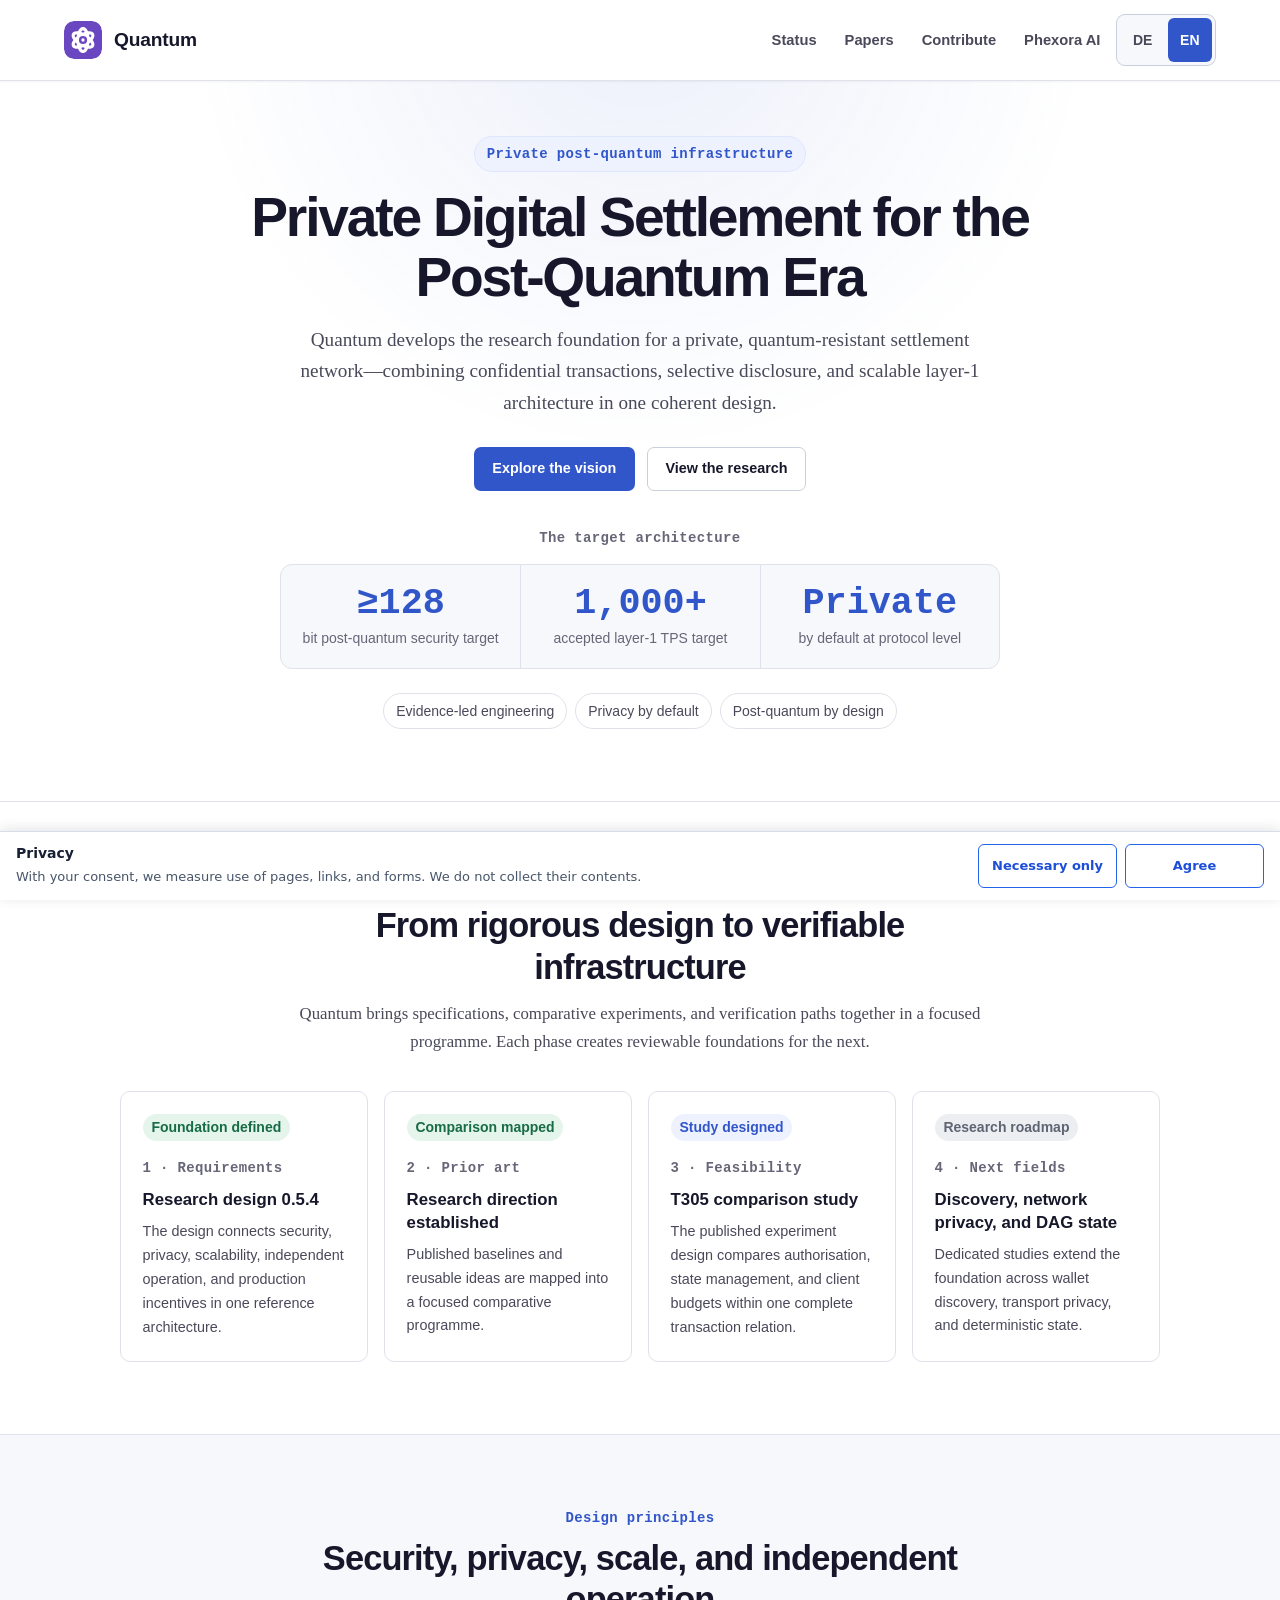
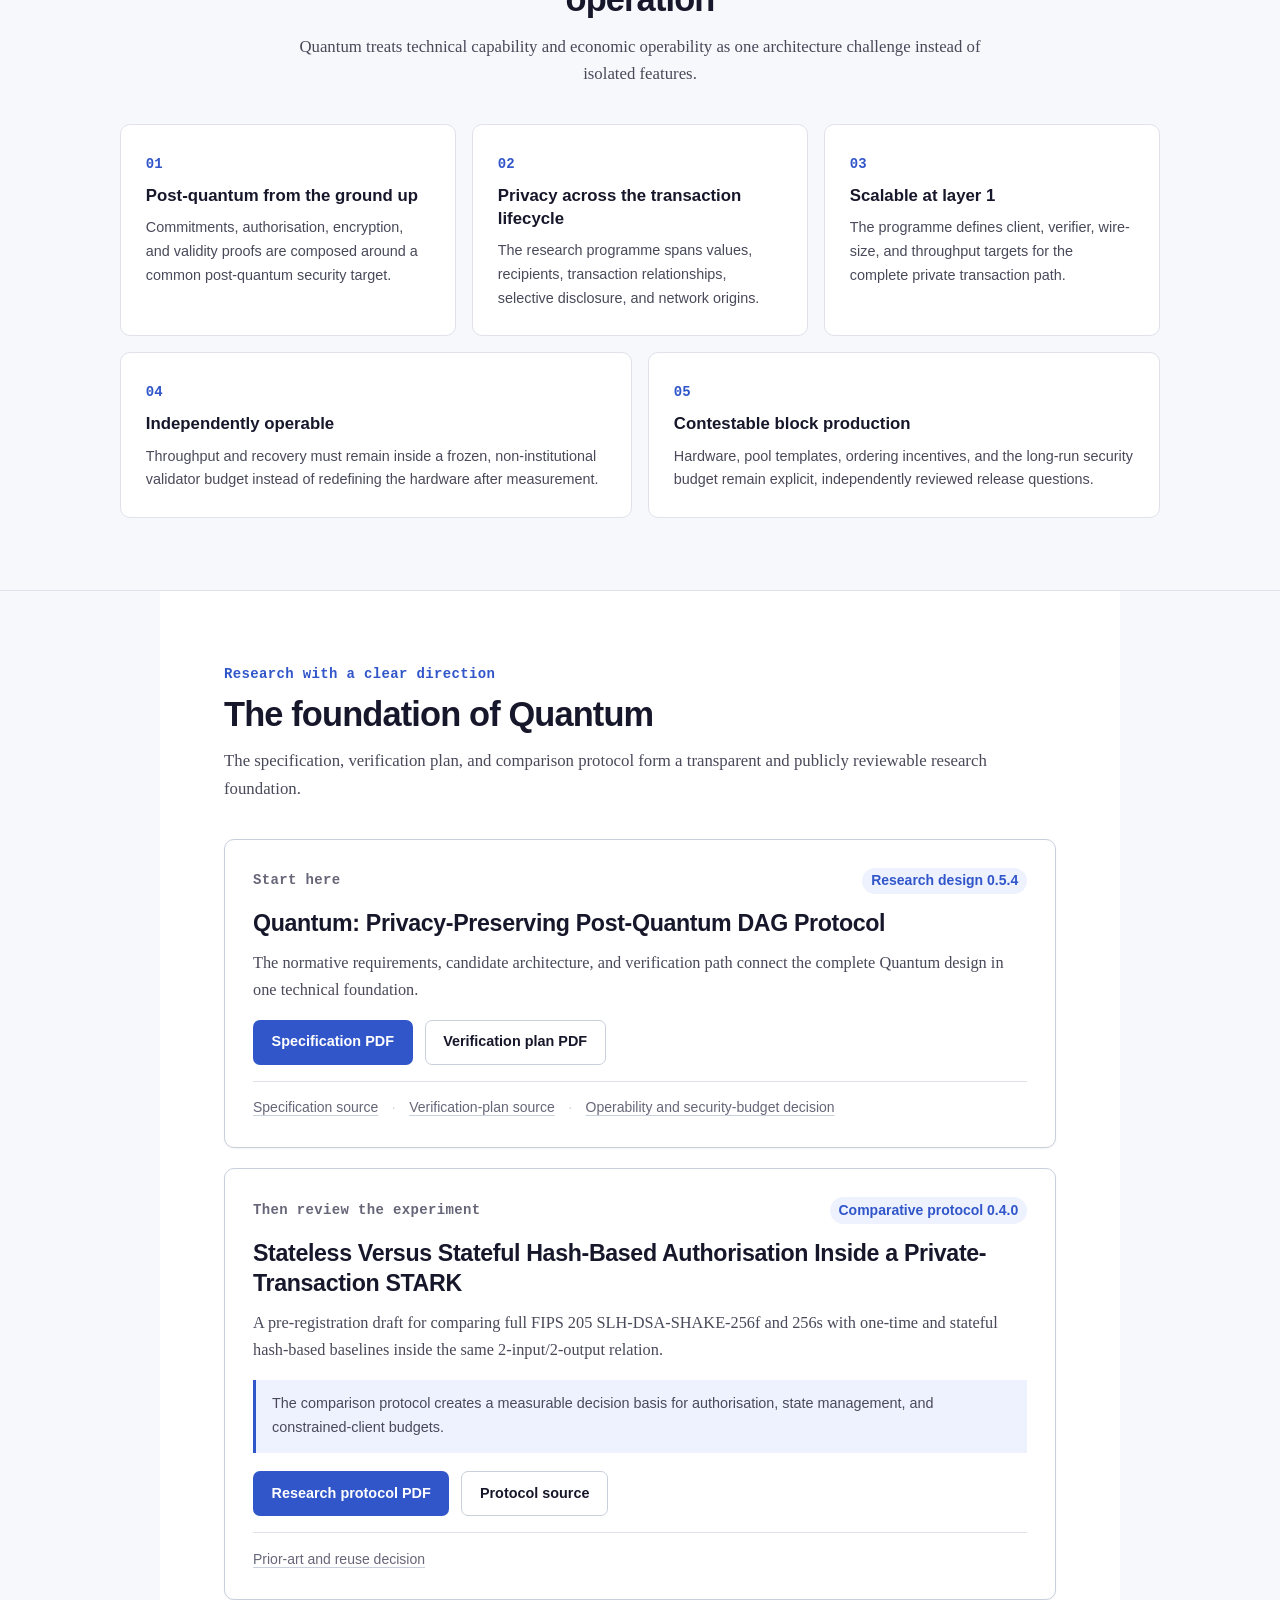
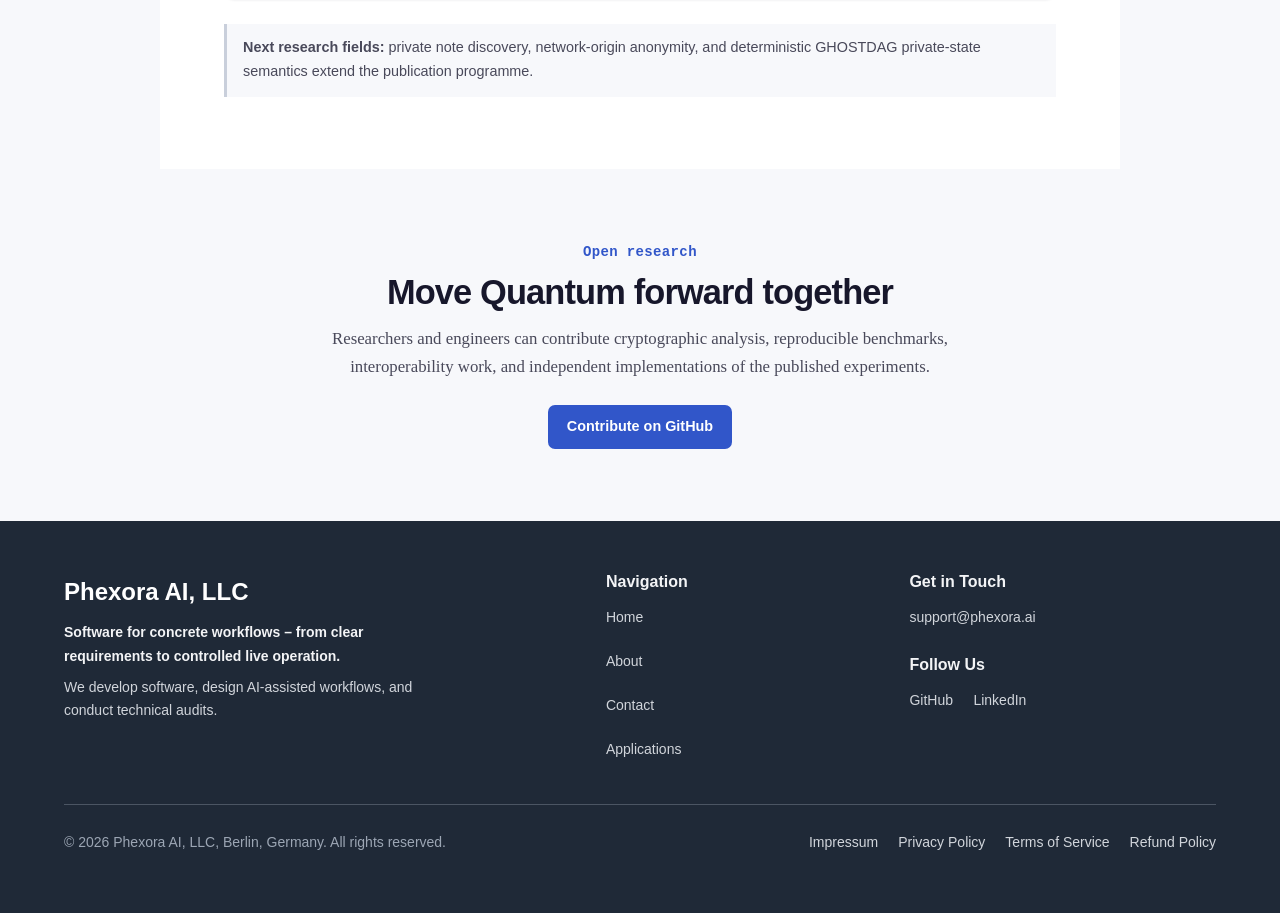
<file: index.html>
<!DOCTYPE html>
<html lang="en">
<head>
    <meta charset="UTF-8">
    <meta name="viewport" content="width=device-width, initial-scale=1.0">
    <meta name="description" content="Quantum develops the research foundation for private, post-quantum digital settlement with protocol-level privacy and scalable layer-1 architecture." data-i18n-content="home.metaDescription">
    <meta name="keywords" content="post-quantum, cryptography, zero-knowledge, privacy, STARK, GHOSTDAG">
    <meta name="author" content="Phexora AI">
    <title data-i18n="home.metaTitle">Quantum | Private Settlement for the Post-Quantum Era</title>
    <link rel="stylesheet" href="assets/css/style.css">
    <link rel="icon" type="image/svg+xml" href="assets/images/favicon.svg">
    <script src="assets/js/site-i18n.js" defer></script>
<script data-phexora-site-analytics="fc176b863055461690a4295c0f5f9d89">(function(){
const c={"endpoint":"https://phexorasitebuilder.phexora.ai/api/website-integrations/events","siteId":"fc176b863055461690a4295c0f5f9d89","trackingKey":"2e312d2f5462689ae85f721354bc5e1feb1964d117fce1aa24e7ab45f58d84e2"};
const consentKey='phexora-cookie-consent';
const sessionKey='phexora-website-session';
const attributionKey='phexora-website-attribution';
const attributionFields=['campaign','experiment_id','fbclid','gclid','msclkid','utm_campaign','utm_content','utm_medium','utm_source','utm_term'];
const consentVersion='1.0';
const externalConsentOwner=()=>typeof window.PHEXORA_ANALYTICS_ALLOWED==='boolean';
const exactKeys=(value,expected)=>Object.keys(value).sort().join(',')===expected;
const readStoredConsent=()=>{
  try{
    const raw=localStorage.getItem(consentKey);
    if(!raw)return null;
    const record=JSON.parse(raw);
    const preferences=record&&record.preferences;
    const valid=record&&typeof record==='object'&&!Array.isArray(record)
      &&exactKeys(record,'preferences,timestamp,version')
      &&record.version===consentVersion
      &&typeof record.timestamp==='string'&&!Number.isNaN(Date.parse(record.timestamp))
      &&preferences&&typeof preferences==='object'&&!Array.isArray(preferences)
      &&exactKeys(preferences,'analytics,functional,marketing,necessary')
      &&preferences.necessary===true
      &&['analytics','functional','marketing','necessary'].every(key=>typeof preferences[key]==='boolean');
    if(valid)return preferences.analytics;
    localStorage.removeItem(consentKey);
  }catch(error){return null}
  return null;
};
const allowed=()=>externalConsentOwner()?window.PHEXORA_ANALYTICS_ALLOWED===true:readStoredConsent()===true;
const id=()=>crypto.randomUUID?crypto.randomUUID():Date.now()+'-'+Math.random().toString(16).slice(2);
let memorySession='';
let memoryAttribution=null;
const session=()=>{
  if(memorySession)return memorySession;
  try{memorySession=sessionStorage.getItem(sessionKey)||''}catch(error){memorySession=''}
  if(!memorySession){
    memorySession=id();
    try{sessionStorage.setItem(sessionKey,memorySession)}catch(error){}
  }
  return memorySession;
};
const clearSession=()=>{
  memorySession='';
  memoryAttribution=null;
  try{sessionStorage.removeItem(sessionKey);sessionStorage.removeItem(attributionKey)}catch(error){}
};
const sessionAttribution=()=>{
  if(memoryAttribution!==null)return memoryAttribution;
  let stored={};
  try{
    const raw=sessionStorage.getItem(attributionKey);
    const parsed=raw?JSON.parse(raw):{};
    const valid=parsed&&typeof parsed==='object'&&!Array.isArray(parsed)
      &&Object.keys(parsed).every(key=>attributionFields.includes(key)&&typeof parsed[key]==='string'&&parsed[key].length>0&&parsed[key].length<=200);
    if(valid)stored=parsed;else sessionStorage.removeItem(attributionKey);
  }catch(error){stored={}}
  if(Object.keys(stored).length===0){
    const params=new URLSearchParams(location.search);
    const current={};
    attributionFields.forEach(key=>{
      const value=(params.get(key)||'').trim().slice(0,200);
      if(value)current[key]=value;
    });
    if(Object.keys(current).length>0){
      stored=current;
      try{sessionStorage.setItem(attributionKey,JSON.stringify(stored))}catch(error){}
    }
  }
  memoryAttribution=stored;
  return stored;
};
const eventAttribution=additional=>Object.assign({},sessionAttribution(),additional||{});
window.phexoraTrack=function(type,properties,additionalAttribution){
  if(!allowed())return false;
  fetch(c.endpoint,{method:'POST',mode:'no-cors',headers:{'Content-Type':'text/plain;charset=UTF-8'},body:JSON.stringify({site_id:c.siteId,tracking_key:c.trackingKey,event_id:id(),event_type:type,occurred_at:new Date().toISOString(),session_id:session(),page_url:location.href,referrer:document.referrer||'',attribution:eventAttribution(additionalAttribution),properties:properties||{}}),keepalive:true});
  return true;
};
let pageTracked=false;
const start=()=>{if(!pageTracked&&window.phexoraTrack('page_view',{}))pageTracked=true};
const labels=String(document.documentElement.lang||'').toLowerCase().startsWith('de')?{
  title:'Datenschutz',
  text:'Mit deiner Zustimmung messen wir die Nutzung von Seiten, Links und Formularen. Inhalte werden nicht erfasst.',
  reject:'Nur notwendige',
  accept:'Zustimmen',
  settings:'Cookie-Einstellungen',
  storageError:'Die Auswahl konnte nicht gespeichert werden. Analytics bleibt deaktiviert.'
}:{
  title:'Privacy',
  text:'With your consent, we measure use of pages, links, and forms. We do not collect their contents.',
  reject:'Necessary only',
  accept:'Agree',
  settings:'Cookie settings',
  storageError:'Your choice could not be saved. Analytics remains disabled.'
};
const elementId=value=>`phexora-${value}-${c.siteId}`;
const removeElement=value=>document.getElementById(elementId(value))?.remove();
const ensureStyles=()=>{
  if(document.getElementById(elementId('consent-style')))return;
  const style=document.createElement('style');
  style.id=elementId('consent-style');
  style.textContent='.phexora-consent{position:fixed;z-index:2147483647;font-family:system-ui,-apple-system,BlinkMacSystemFont,"Segoe UI",sans-serif;color:#172033}.phexora-consent-banner{left:0;right:0;bottom:0;padding:10px 16px;border-top:1px solid #d7deea;background:#fff;box-shadow:0 -2px 12px rgba(15,23,42,.12)}.phexora-consent-content{max-width:1280px;margin:0 auto;display:flex;align-items:center;justify-content:space-between;gap:18px}.phexora-consent-copy{min-width:0}.phexora-consent-title{display:block;margin:0 0 3px;font-size:14px}.phexora-consent-text{margin:0;font-size:13px;line-height:1.4;color:#475569}.phexora-consent-actions{display:grid;grid-template-columns:1fr 1fr;gap:8px;flex:0 0 auto}.phexora-consent button{min-height:44px;padding:8px 13px;border:1px solid #2563eb;border-radius:6px;background:#fff;color:#1d4ed8;font:inherit;font-size:13px;font-weight:600;cursor:pointer}.phexora-consent button:hover{background:#eff6ff}.phexora-consent-accept,.phexora-consent-reject{min-width:132px}.phexora-consent-status{margin:4px 0 0;color:#b91c1c;font-size:12px}.phexora-consent-settings{position:static!important;min-height:24px!important;padding:0!important;margin:0 0 0 10px!important;border:0!important;background:transparent!important;color:inherit!important;box-shadow:none!important;font-size:inherit!important;font-weight:inherit!important;text-decoration:underline}.phexora-consent-settings:hover{background:transparent!important;text-decoration:none}@media(max-width:700px){.phexora-consent-banner{max-height:45vh;overflow-y:auto;padding:9px 10px}.phexora-consent-content{display:block}.phexora-consent-title{display:none}.phexora-consent-text{font-size:12px;line-height:1.35}.phexora-consent-actions{margin-top:8px}.phexora-consent-actions button{width:100%;min-width:0;padding:7px 8px}}';
  document.head.appendChild(style);
};
const consentRecord=analytics=>({preferences:{necessary:true,functional:false,analytics,marketing:false},timestamp:new Date().toISOString(),version:consentVersion});
const renderSettingsButton=()=>{
  if(externalConsentOwner()||document.getElementById(elementId('consent-settings')))return;
  ensureStyles();
  const button=document.createElement('button');
  button.id=elementId('consent-settings');
  button.type='button';
  button.className='phexora-consent phexora-consent-settings';
  button.textContent=labels.settings;
  button.addEventListener('click',()=>{button.remove();renderBanner()});
  const settingsHost=document.querySelector('.footer-legal-links, footer .legal:last-of-type, footer')||document.body;
  settingsHost.appendChild(button);
};
const saveConsent=(analytics,status)=>{
  const record=consentRecord(analytics);
  try{localStorage.setItem(consentKey,JSON.stringify(record))}catch(error){status.textContent=labels.storageError;return false}
  if(!analytics)clearSession();
  window.dispatchEvent(new CustomEvent('cookieConsentUpdated',{detail:record}));
  removeElement('consent-banner');
  renderSettingsButton();
  return true;
};
function renderBanner(){
  if(externalConsentOwner()||document.getElementById(elementId('consent-banner')))return;
  ensureStyles();
  const banner=document.createElement('section');
  banner.id=elementId('consent-banner');
  banner.className='phexora-consent phexora-consent-banner';
  banner.setAttribute('role','dialog');
  banner.setAttribute('aria-label',labels.title);
  const title=document.createElement('strong');
  title.className='phexora-consent-title';
  title.textContent=labels.title;
  const text=document.createElement('p');
  text.className='phexora-consent-text';
  text.textContent=labels.text;
  const copy=document.createElement('div');
  copy.className='phexora-consent-copy';
  const status=document.createElement('p');
  status.className='phexora-consent-status';
  status.setAttribute('role','status');
  const actions=document.createElement('div');
  actions.className='phexora-consent-actions';
  const reject=document.createElement('button');
  reject.type='button';
  reject.className='phexora-consent-reject';
  reject.textContent=labels.reject;
  reject.addEventListener('click',()=>saveConsent(false,status));
  const accept=document.createElement('button');
  accept.type='button';
  accept.className='phexora-consent-accept';
  accept.textContent=labels.accept;
  accept.addEventListener('click',()=>saveConsent(true,status));
  actions.append(reject,accept);
  copy.append(title,text,status);
  const content=document.createElement('div');
  content.className='phexora-consent-content';
  content.append(copy,actions);
  banner.append(content);
  document.body.appendChild(banner);
}
const initializeConsentUi=()=>{
  if(externalConsentOwner()){
    if(!allowed())clearSession();
    return;
  }
  const storedConsent=readStoredConsent();
  if(storedConsent!==true)clearSession();
  if(storedConsent===null)renderBanner();else renderSettingsButton();
};
window.addEventListener('cookieConsentUpdated',()=>{if(allowed())start();else clearSession()});
window.addEventListener('openCookiePreferences',()=>{if(!externalConsentOwner()){removeElement('consent-settings');renderBanner()}});
window.phexoraSetAnalyticsConsent=enabled=>{
  if(typeof enabled!=='boolean')throw new TypeError('Analytics consent must be boolean');
  const status=document.createElement('span');
  return saveConsent(enabled,status);
};
const semanticCtaName=eventTarget=>{
  if(!(eventTarget instanceof Element))return '';
  const explicit=eventTarget.closest('[data-phexora-event]');
  if(explicit&&!explicit.closest('.phexora-consent'))return explicit.dataset.phexoraEvent||'';
  const link=eventTarget.closest('a[href]');
  if(!link||link.closest('.phexora-consent'))return '';
  const href=link.getAttribute('href')||'';
  if(/^mailto:/i.test(href))return 'contact_email';
  if(/^tel:/i.test(href))return 'contact_phone';
  let destination;
  try{destination=new URL(href,location.href)}catch(error){return ''}
  const intent=(destination.pathname+' '+destination.hash).toLowerCase();
  if(/(^|[\/#_-])(book|booking|schedule|appointment|termin|calendly)([\/#_-]|$)/.test(intent))return 'booking';
  if(/(^|[\/#_-])(contact|kontakt)([\/#_-]|$)/.test(intent))return 'contact';
  if(/(^|[\/#_-])(checkout|buy|purchase|order|kaufen|bestellen)([\/#_-]|$)/.test(intent))return 'checkout';
  if(/(^|[\/#_-])(signup|sign-up|register|registrieren)([\/#_-]|$)/.test(intent))return 'signup';
  if(/(^|[\/#_-])(pricing|plans|preise|tarife)([\/#_-]|$)/.test(intent))return 'pricing';
  if(/(^|[\/#_-])(demo|beratung)([\/#_-]|$)/.test(intent))return 'demo';
  return '';
};
const destinationAttribution=eventTarget=>{
  if(!(eventTarget instanceof Element))return {};
  const link=eventTarget.closest('a[href]');
  if(!link||link.closest('.phexora-consent'))return {};
  let destination;
  try{destination=new URL(link.getAttribute('href')||'',location.href)}catch(error){return {}}
  const attribution={};
  attributionFields.forEach(key=>{
    const value=(destination.searchParams.get(key)||'').trim().slice(0,200);
    if(value)attribution[key]=value;
  });
  return attribution;
};
document.addEventListener('click',event=>{
  const name=semanticCtaName(event.target);
  if(name)window.phexoraTrack('cta_click',{name},destinationAttribution(event.target));
});
document.addEventListener('focusin',event=>{
  const form=event.target instanceof Element?event.target.form:null;
  if(form&&!form.dataset.phexoraStarted&&window.phexoraTrack('form_start',{form:form.id||'form'}))form.dataset.phexoraStarted='1';
});
document.addEventListener('submit',event=>window.phexoraTrack('form_submit',{form:event.target.id||'form'}));
if(allowed())start();
if(document.readyState==='loading')document.addEventListener('DOMContentLoaded',initializeConsentUi,{once:true});else initializeConsentUi();
})();</script>
</head>
<body>
    <header>
        <nav class="navbar" aria-label="Primary navigation" data-i18n-aria-label="common.primaryNavigation">
            <a class="nav-brand" href="#top" aria-label="Quantum research home" data-i18n-aria-label="common.researchHome">
                <img class="logo" src="assets/images/favicon.svg" alt="">
                <span class="brand-text">Quantum</span>
            </a>
            <div class="nav-actions">
                <div class="nav-links">
                    <a href="#status" data-i18n="common.status">Status</a>
                    <a href="#papers" data-i18n="common.papers">Papers</a>
                    <a href="#contribute" data-i18n="common.contribute">Contribute</a>
                    <a href="https://phexora.ai" target="_blank" rel="noopener">Phexora AI</a>
                </div>
                <div class="language-switcher" role="group" aria-label="Language selection" data-i18n-aria-label="common.languageSelection">
                    <button class="language-option" type="button" data-language="de" aria-label="Deutsch" aria-pressed="false">DE</button>
                    <button class="language-option" type="button" data-language="en" aria-label="English" aria-pressed="true">EN</button>
                </div>
            </div>
        </nav>
    </header>

    <main id="top">
        <section class="hero">
            <div class="hero-content">
                <p class="research-label" data-i18n="home.heroLabel">Private post-quantum infrastructure</p>
                <h1 data-i18n="home.heroTitle">Private Digital Settlement for the Post-Quantum Era</h1>
                <p class="subtitle" data-i18n="home.heroSubtitle">
                    Quantum develops the research foundation for a private, quantum-resistant
                    settlement network—combining confidential transactions, selective disclosure,
                    and scalable layer-1 architecture in one coherent design.
                </p>
                <div class="hero-actions">
                    <a href="#status" class="btn btn-primary" data-phexora-event="research_status_open" data-i18n="home.statusCta">Explore the vision</a>
                    <a href="#papers" class="btn btn-secondary" data-i18n="home.papersCta">View the research</a>
                </div>
                <p class="target-label" data-i18n="home.targetLabel">The target architecture</p>
                <div class="hero-stats" aria-label="Quantum architecture targets" data-i18n-aria-label="home.targetsAria">
                    <div class="hero-stat">
                        <span class="stat-value">≥128</span>
                        <span class="stat-desc" data-i18n="home.bitsTarget">bit post-quantum security target</span>
                    </div>
                    <div class="hero-stat">
                        <span class="stat-value" data-i18n="home.tpsValue">1,000+</span>
                        <span class="stat-desc" data-i18n="home.tpsTarget">accepted layer-1 TPS target</span>
                    </div>
                    <div class="hero-stat">
                        <span class="stat-value" data-i18n="home.privacyValue">Private</span>
                        <span class="stat-desc" data-i18n="home.transparentTarget">by default at protocol level</span>
                    </div>
                </div>
                <div class="hero-badges" aria-label="Quantum design principles" data-i18n-aria-label="home.boundariesAria">
                    <span class="badge" data-i18n="home.badgeEvidence">Evidence-led engineering</span>
                    <span class="badge" data-i18n="home.badgePrivacy">Privacy by default</span>
                    <span class="badge" data-i18n="home.badgeNoFallback">Post-quantum by design</span>
                </div>
            </div>
        </section>

        <section id="status" class="status-section">
            <div class="section-heading">
                <p class="section-kicker" data-i18n="home.statusKicker">Research programme</p>
                <h2 data-i18n="home.statusTitle">From rigorous design to verifiable infrastructure</h2>
                <p data-i18n="home.statusDescription">
                    Quantum brings specifications, comparative experiments, and verification
                    paths together in a focused programme. Each phase creates reviewable
                    foundations for the next.
                </p>
            </div>
            <div class="status-grid">
                <article class="status-card">
                    <span class="status-chip documented" data-i18n="home.status1Chip">Foundation defined</span>
                    <p class="status-step" data-i18n="home.status1Step">1 · Requirements</p>
                    <h3 data-i18n="home.status1Title">Research design 0.5.4</h3>
                    <p data-i18n="home.status1Description">The design connects security, privacy, scalability, independent operation, and production incentives in one reference architecture.</p>
                </article>
                <article class="status-card">
                    <span class="status-chip documented" data-i18n="home.status2Chip">Comparison mapped</span>
                    <p class="status-step" data-i18n="home.status2Step">2 · Prior art</p>
                    <h3 data-i18n="home.status2Title">Research direction established</h3>
                    <p data-i18n="home.status2Description">Published baselines and reusable ideas are mapped into a focused comparative programme.</p>
                </article>
                <article class="status-card">
                    <span class="status-chip designed" data-i18n="home.status3Chip">Study designed</span>
                    <p class="status-step" data-i18n="home.status3Step">3 · Feasibility</p>
                    <h3 data-i18n="home.status3Title">T305 comparison study</h3>
                    <p data-i18n="home.status3Description">The published experiment design compares authorisation, state management, and client budgets within one complete transaction relation.</p>
                </article>
                <article class="status-card">
                    <span class="status-chip roadmap" data-i18n="home.status4Chip">Research roadmap</span>
                    <p class="status-step" data-i18n="home.status4Step">4 · Next fields</p>
                    <h3 data-i18n="home.status4Title">Discovery, network privacy, and DAG state</h3>
                    <p data-i18n="home.status4Description">Dedicated studies extend the foundation across wallet discovery, transport privacy, and deterministic state.</p>
                </article>
            </div>
        </section>

        <section class="requirements-section">
            <div class="section-heading">
                <p class="section-kicker" data-i18n="home.requirementsKicker">Design principles</p>
                <h2 data-i18n="home.requirementsTitle">Security, privacy, scale, and independent operation</h2>
                <p data-i18n="home.requirementsDescription">Quantum treats technical capability and economic operability as one architecture challenge instead of isolated features.</p>
            </div>
            <div class="requirements-grid">
                <article class="requirement-card">
                    <span class="requirement-number">01</span>
                    <h3 data-i18n="home.requirement1Title">Post-quantum from the ground up</h3>
                    <p data-i18n="home.requirement1Description">Commitments, authorisation, encryption, and validity proofs are composed around a common post-quantum security target.</p>
                </article>
                <article class="requirement-card">
                    <span class="requirement-number">02</span>
                    <h3 data-i18n="home.requirement2Title">Privacy across the transaction lifecycle</h3>
                    <p data-i18n="home.requirement2Description">The research programme spans values, recipients, transaction relationships, selective disclosure, and network origins.</p>
                </article>
                <article class="requirement-card">
                    <span class="requirement-number">03</span>
                    <h3 data-i18n="home.requirement3Title">Scalable at layer 1</h3>
                    <p data-i18n="home.requirement3Description">The programme defines client, verifier, wire-size, and throughput targets for the complete private transaction path.</p>
                </article>
                <article class="requirement-card">
                    <span class="requirement-number">04</span>
                    <h3 data-i18n="home.requirement4Title">Independently operable</h3>
                    <p data-i18n="home.requirement4Description">Throughput and recovery must remain inside a frozen, non-institutional validator budget instead of redefining the hardware after measurement.</p>
                </article>
                <article class="requirement-card">
                    <span class="requirement-number">05</span>
                    <h3 data-i18n="home.requirement5Title">Contestable block production</h3>
                    <p data-i18n="home.requirement5Description">Hardware, pool templates, ordering incentives, and the long-run security budget remain explicit, independently reviewed release questions.</p>
                </article>
            </div>
        </section>

        <section id="papers" class="papers-section">
            <div class="section-heading section-heading-left">
                <p class="section-kicker" data-i18n="home.publicationKicker">Research with a clear direction</p>
                <h2 data-i18n="home.publicationTitle">The foundation of Quantum</h2>
                <p data-i18n="home.publicationDescription">The specification, verification plan, and comparison protocol form a transparent and publicly reviewable research foundation.</p>
            </div>

            <article class="paper-card">
                <div class="paper-header">
                    <span class="paper-order" data-i18n="home.paper1Order">Start here</span>
                    <span class="paper-status" data-i18n="home.paper1Status">Research design 0.5.4</span>
                </div>
                <h3 data-i18n="home.paper1Title">Quantum: Privacy-Preserving Post-Quantum DAG Protocol</h3>
                <p class="paper-abstract" data-i18n="home.paper1Abstract">The normative requirements, candidate architecture, and verification path connect the complete Quantum design in one technical foundation.</p>
                <div class="paper-links">
                    <a href="papers/zkprivacy/zkprivacy-quantum-spec-v1.pdf" class="btn btn-primary" target="_blank" rel="noopener" data-phexora-event="specification_pdf_open" data-i18n="home.specificationPdf">Specification PDF</a>
                    <a href="papers/zkprivacy/zkprivacy-verification-guide.pdf" class="btn btn-secondary" target="_blank" rel="noopener" data-phexora-event="verification_plan_pdf_open" data-i18n="home.verificationPdf">Verification plan PDF</a>
                </div>
                <div class="paper-source">
                    <a href="papers/zkprivacy/zkprivacy-quantum-spec-v1.md" data-i18n="home.specificationSource">Specification source</a>
                    <span class="separator" aria-hidden="true">·</span>
                    <a href="papers/zkprivacy/zkprivacy-verification-guide.md" data-i18n="home.verificationSource">Verification-plan source</a>
                    <span class="separator" aria-hidden="true">·</span>
                    <a href="papers/zkprivacy/decisions/decentralisation-operability-security-budget-decision.md" data-i18n="home.operabilityDecision">Operability and security-budget decision</a>
                </div>
            </article>

            <article class="paper-card">
                <div class="paper-header">
                    <span class="paper-order" data-i18n="home.paper2Order">Then review the experiment</span>
                    <span class="paper-status" data-i18n="home.paper2Status">Comparative protocol 0.4.0</span>
                </div>
                <h3 data-i18n="home.paper2Title">Stateless Versus Stateful Hash-Based Authorisation Inside a Private-Transaction STARK</h3>
                <p class="paper-abstract" data-i18n="home.paper2Abstract">
                    A pre-registration draft for comparing full FIPS 205
                    SLH-DSA-SHAKE-256f and 256s with one-time and stateful hash-based baselines
                    inside the same 2-input/2-output relation.
                </p>
                <p class="paper-status-note" data-i18n="home.paper2Note">The comparison protocol creates a measurable decision basis for authorisation, state management, and constrained-client budgets.</p>
                <div class="paper-links">
                    <a href="papers/zkprivacy/quantum-private-transaction-feasibility.pdf" class="btn btn-primary" target="_blank" rel="noopener" data-phexora-event="research_protocol_pdf_open" data-i18n="home.researchProtocolPdf">Research protocol PDF</a>
                    <a href="papers/zkprivacy/quantum-private-transaction-feasibility.md" class="btn btn-secondary" data-i18n="home.protocolSource">Protocol source</a>
                </div>
                <div class="paper-source">
                    <a href="papers/zkprivacy/decisions/t305-prior-art-decision.md" data-i18n="home.priorArtDecision">Prior-art and reuse decision</a>
                </div>
            </article>

            <div class="planning-note">
                <strong data-i18n="home.planningLabel">Next research fields:</strong>
                <span data-i18n="home.planningText">private note discovery, network-origin anonymity, and deterministic GHOSTDAG private-state semantics extend the publication programme.</span>
            </div>
        </section>

        <section id="contribute" class="cta-section">
            <p class="section-kicker" data-i18n="home.contributeKicker">Open research</p>
            <h2 data-i18n="home.contributeTitle">Move Quantum forward together</h2>
            <p data-i18n="home.contributeDescription">
                Researchers and engineers can contribute cryptographic analysis,
                reproducible benchmarks, interoperability work, and independent
                implementations of the published experiments.
            </p>
            <a href="https://github.com/des1re10/Quantum" class="btn btn-primary" target="_blank" rel="noopener" data-phexora-event="github_contribution_open" data-i18n="home.contributeCta">Contribute on GitHub</a>
        </section>
    </main>

    <footer class="site-footer" role="contentinfo">
        <div class="footer-container">
            <div class="footer-main">
                <section class="footer-company" aria-labelledby="footer-company-name">
                    <a class="footer-company-link" href="https://phexora.ai" target="_blank" rel="noopener">
                        <span class="footer-title" id="footer-company-name">Phexora AI, LLC</span>
                    </a>
                    <p class="footer-tagline" data-i18n="common.companyTagline">Software for concrete workflows – from clear requirements to controlled live operation.</p>
                    <p class="footer-description" data-i18n="common.companyDescription">We develop software, design AI-assisted workflows, and conduct technical audits.</p>
                </section>
                <nav class="footer-column" aria-labelledby="footer-navigation-heading">
                    <h2 class="footer-heading" id="footer-navigation-heading" data-i18n="common.footerNavigation">Navigation</h2>
                    <a href="https://phexora.ai" target="_blank" rel="noopener" data-i18n="common.home">Home</a>
                    <a href="https://phexora.ai/about" target="_blank" rel="noopener" data-i18n="common.about">About</a>
                    <a href="https://phexora.ai/contact" target="_blank" rel="noopener" data-i18n="common.contact">Contact</a>
                    <a href="https://phexora.ai/applications" target="_blank" rel="noopener" data-i18n="common.applications">Applications</a>
                </nav>
                <section class="footer-column" aria-labelledby="footer-contact-heading">
                    <h2 class="footer-heading" id="footer-contact-heading" data-i18n="common.getInTouch">Get in Touch</h2>
                    <a href="mailto:support@phexora.ai">support@phexora.ai</a>
                    <h3 class="footer-social-heading" data-i18n="common.followUs">Follow Us</h3>
                    <div class="footer-social-links">
                        <a href="https://github.com/des1re10" target="_blank" rel="noopener">GitHub</a>
                        <a href="https://linkedin.com/company/phexora-ai-llc" target="_blank" rel="noopener">LinkedIn</a>
                    </div>
                </section>
            </div>
            <div class="footer-divider"></div>
            <div class="footer-bottom">
                <p class="footer-copyright" data-i18n="common.copyright">© 2026 Phexora AI, LLC, Berlin, Germany. All rights reserved.</p>
                <div class="footer-legal-links">
                    <a href="https://phexora.ai/impressum" target="_blank" rel="noopener" data-i18n="common.imprint">Impressum</a>
                    <a href="https://phexora.ai/privacy" target="_blank" rel="noopener" data-i18n="common.privacy">Privacy Policy</a>
                    <a href="https://phexora.ai/terms" target="_blank" rel="noopener" data-i18n="common.terms">Terms of Service</a>
                    <a href="https://phexora.ai/refund-policy" target="_blank" rel="noopener" data-i18n="common.refundPolicy">Refund Policy</a>
                </div>
            </div>
        </div>
    </footer>
</body>
</html>
</file>
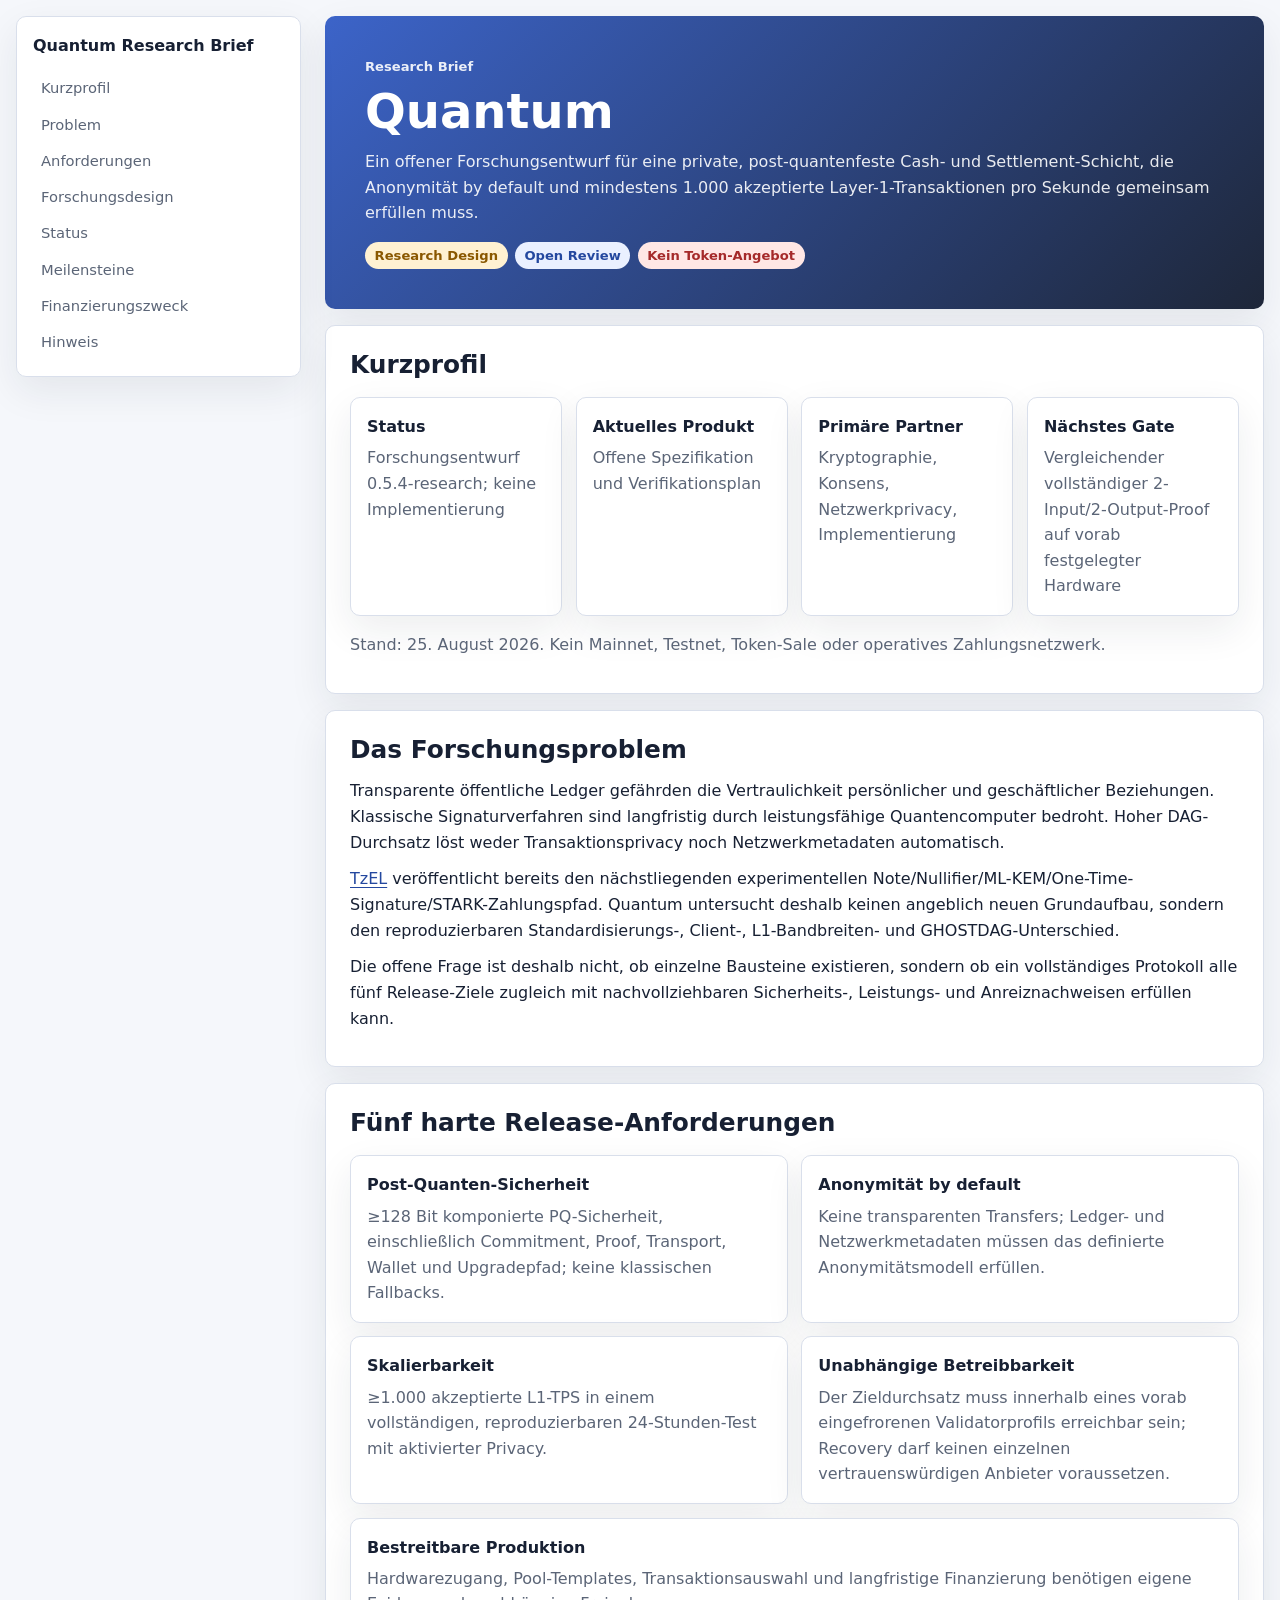
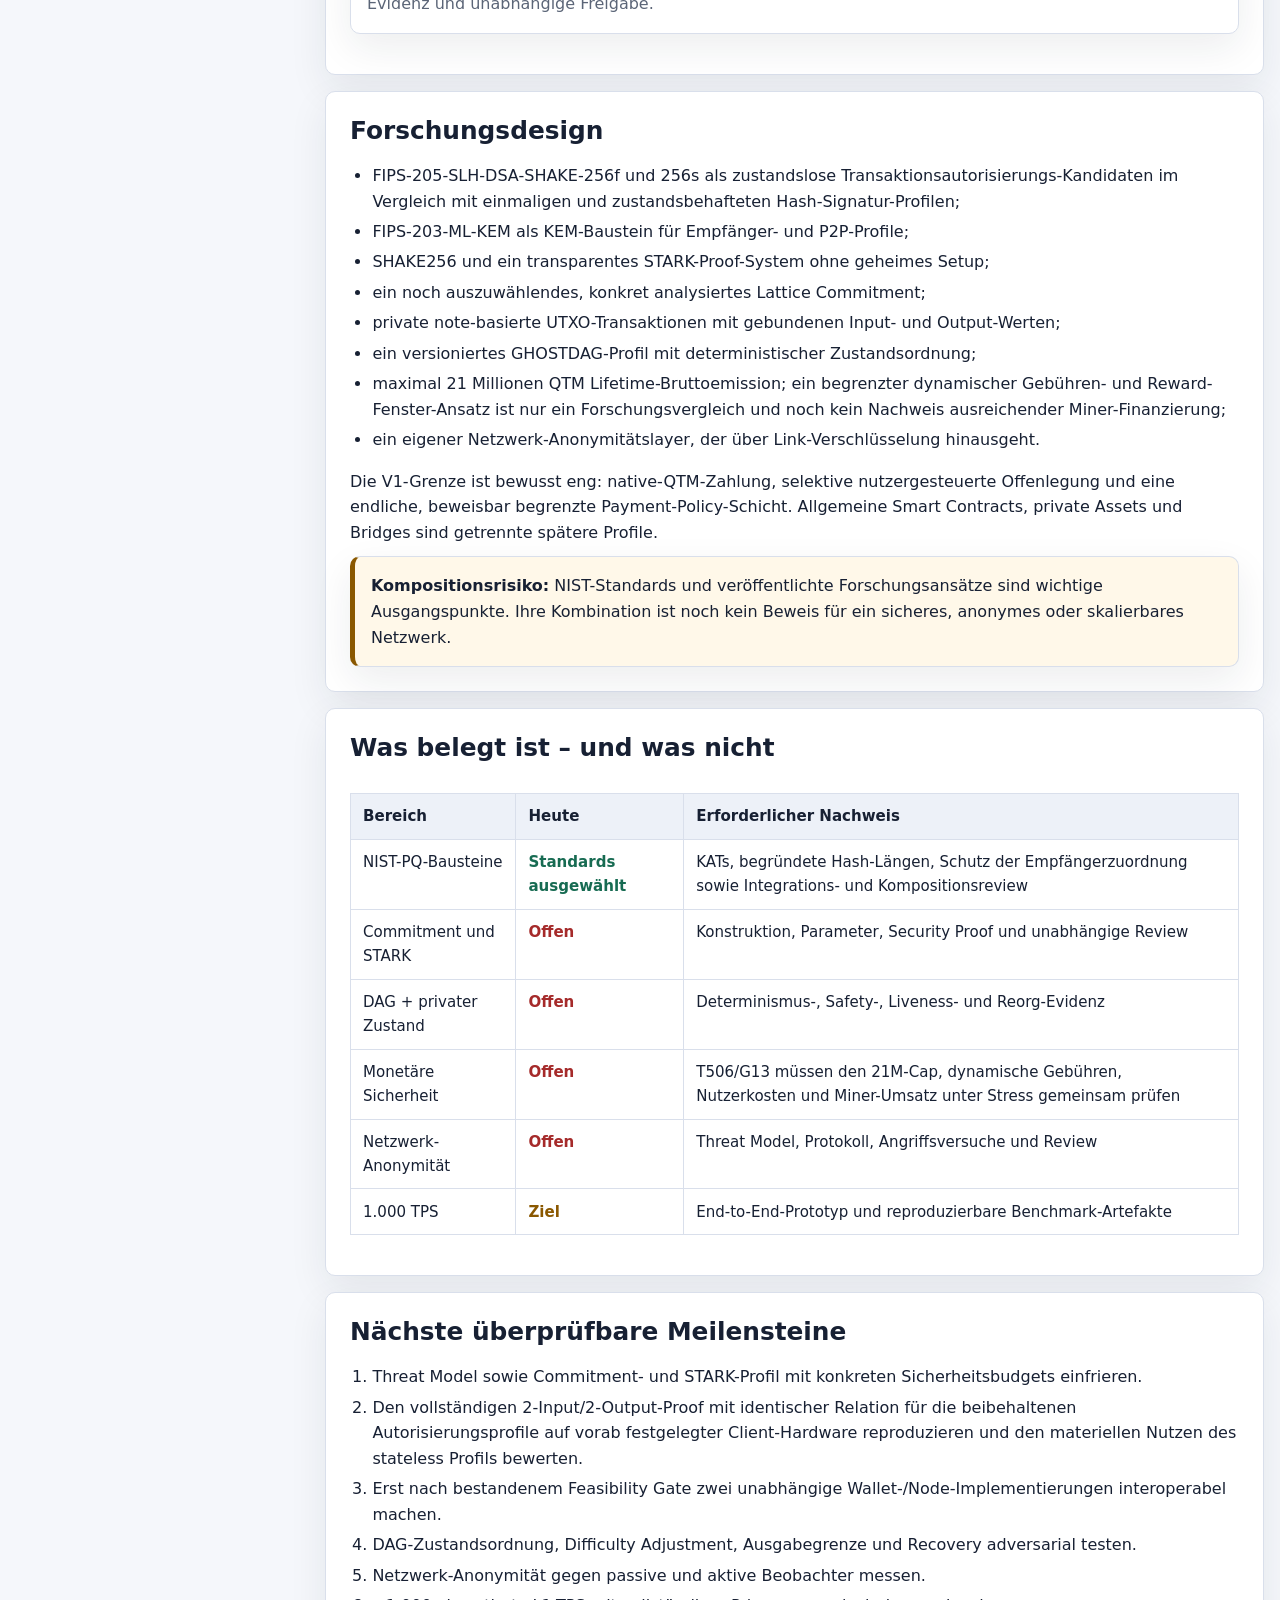
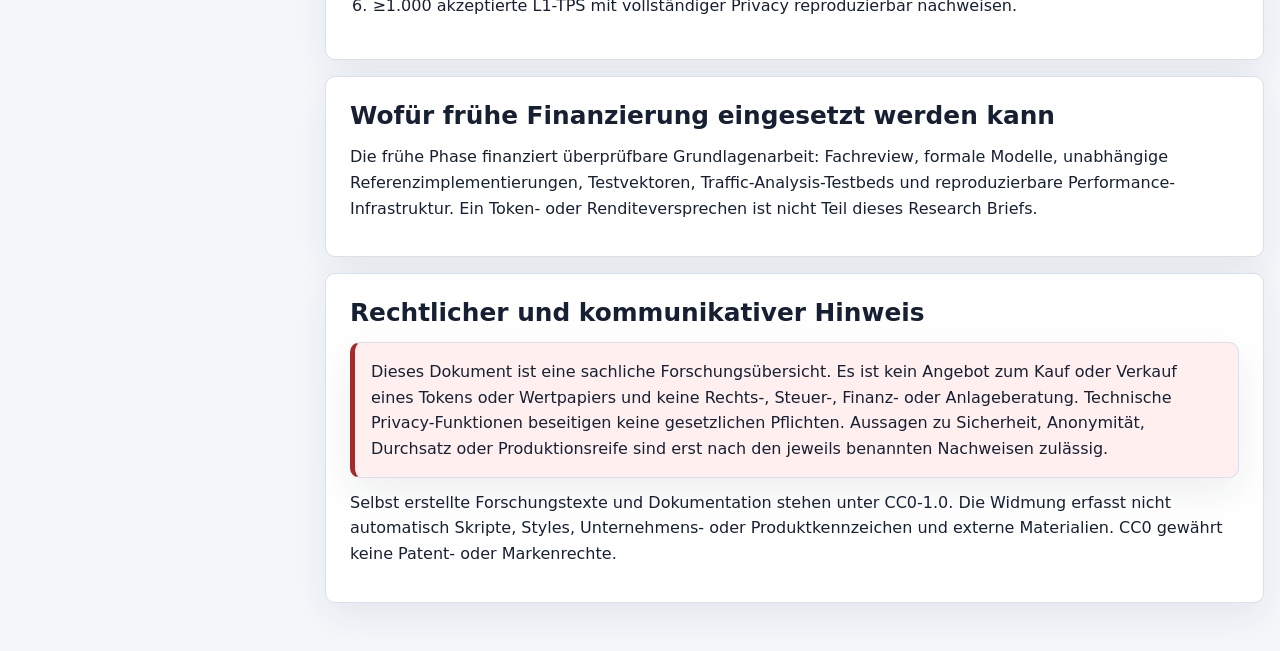
<file: Documentation/InvestorOnePager.html>
<!doctype html>
<html lang="de">
<head>
  <meta charset="utf-8">
  <meta name="viewport" content="width=device-width, initial-scale=1">
  <meta name="description" content="Sachlicher Quantum Research Brief mit Anforderungen, Evidenzstatus und nächsten Gates.">
  <title>Quantum – Research Brief</title>
  <link rel="stylesheet" href="assets/documentation.css">
</head>
<body>
  <div class="doc-layout">
    <aside class="doc-nav" aria-label="Dokumentnavigation">
      <strong>Quantum Research Brief</strong>
      <a href="#kurzprofil">Kurzprofil</a>
      <a href="#problem">Problem</a>
      <a href="#anforderungen">Anforderungen</a>
      <a href="#design">Forschungsdesign</a>
      <a href="#status">Status</a>
      <a href="#meilensteine">Meilensteine</a>
      <a href="#finanzierung">Finanzierungszweck</a>
      <a href="#hinweis">Hinweis</a>
    </aside>

    <main class="doc-content">
      <header class="hero">
        <p class="kicker">Research Brief</p>
        <h1>Quantum</h1>
        <p>Ein offener Forschungsentwurf für eine private, post-quantenfeste Cash- und Settlement-Schicht, die Anonymität by default und mindestens 1.000 akzeptierte Layer-1-Transaktionen pro Sekunde gemeinsam erfüllen muss.</p>
        <div class="badge-row">
          <span class="badge warning">Research Design</span>
          <span class="badge">Open Review</span>
          <span class="badge risk">Kein Token-Angebot</span>
        </div>
      </header>

      <section class="doc-section" id="kurzprofil">
        <h2>Kurzprofil</h2>
        <div class="meta-grid">
          <div class="info-card"><strong>Status</strong><span>Forschungsentwurf 0.5.4-research; keine Implementierung</span></div>
          <div class="info-card"><strong>Aktuelles Produkt</strong><span>Offene Spezifikation und Verifikationsplan</span></div>
          <div class="info-card"><strong>Primäre Partner</strong><span>Kryptographie, Konsens, Netzwerkprivacy, Implementierung</span></div>
          <div class="info-card"><strong>Nächstes Gate</strong><span>Vergleichender vollständiger 2-Input/2-Output-Proof auf vorab festgelegter Hardware</span></div>
        </div>
        <p class="source-note">Stand: 25. August 2026. Kein Mainnet, Testnet, Token-Sale oder operatives Zahlungsnetzwerk.</p>
      </section>

      <section class="doc-section" id="problem">
        <h2>Das Forschungsproblem</h2>
        <p>Transparente öffentliche Ledger gefährden die Vertraulichkeit persönlicher und geschäftlicher Beziehungen. Klassische Signaturverfahren sind langfristig durch leistungsfähige Quantencomputer bedroht. Hoher DAG-Durchsatz löst weder Transaktionsprivacy noch Netzwerkmetadaten automatisch.</p>
        <p><a href="https://tzel.tezos.com/whitepaper.pdf">TzEL</a> veröffentlicht bereits den nächstliegenden experimentellen Note/Nullifier/ML-KEM/One-Time-Signature/STARK-Zahlungspfad. Quantum untersucht deshalb keinen angeblich neuen Grundaufbau, sondern den reproduzierbaren Standardisierungs-, Client-, L1-Bandbreiten- und GHOSTDAG-Unterschied.</p>
        <p>Die offene Frage ist deshalb nicht, ob einzelne Bausteine existieren, sondern ob ein vollständiges Protokoll alle fünf Release-Ziele zugleich mit nachvollziehbaren Sicherheits-, Leistungs- und Anreiznachweisen erfüllen kann.</p>
      </section>

      <section class="doc-section" id="anforderungen">
        <h2>Fünf harte Release-Anforderungen</h2>
        <div class="card-grid">
          <div class="info-card"><strong>Post-Quanten-Sicherheit</strong><span>≥128 Bit komponierte PQ-Sicherheit, einschließlich Commitment, Proof, Transport, Wallet und Upgradepfad; keine klassischen Fallbacks.</span></div>
          <div class="info-card"><strong>Anonymität by default</strong><span>Keine transparenten Transfers; Ledger- und Netzwerkmetadaten müssen das definierte Anonymitätsmodell erfüllen.</span></div>
          <div class="info-card"><strong>Skalierbarkeit</strong><span>≥1.000 akzeptierte L1-TPS in einem vollständigen, reproduzierbaren 24-Stunden-Test mit aktivierter Privacy.</span></div>
          <div class="info-card"><strong>Unabhängige Betreibbarkeit</strong><span>Der Zieldurchsatz muss innerhalb eines vorab eingefrorenen Validatorprofils erreichbar sein; Recovery darf keinen einzelnen vertrauenswürdigen Anbieter voraussetzen.</span></div>
          <div class="info-card"><strong>Bestreitbare Produktion</strong><span>Hardwarezugang, Pool-Templates, Transaktionsauswahl und langfristige Finanzierung benötigen eigene Evidenz und unabhängige Freigabe.</span></div>
        </div>
      </section>

      <section class="doc-section" id="design">
        <h2>Forschungsdesign</h2>
        <ul>
          <li>FIPS-205-SLH-DSA-SHAKE-256f und 256s als zustandslose
              Transaktionsautorisierungs-Kandidaten im Vergleich mit
              einmaligen und zustandsbehafteten Hash-Signatur-Profilen;</li>
          <li>FIPS-203-ML-KEM als KEM-Baustein für Empfänger- und P2P-Profile;</li>
          <li>SHAKE256 und ein transparentes STARK-Proof-System ohne geheimes Setup;</li>
          <li>ein noch auszuwählendes, konkret analysiertes Lattice Commitment;</li>
          <li>private note-basierte UTXO-Transaktionen mit gebundenen Input- und Output-Werten;</li>
          <li>ein versioniertes GHOSTDAG-Profil mit deterministischer Zustandsordnung;</li>
          <li>maximal 21 Millionen QTM Lifetime-Bruttoemission; ein begrenzter
              dynamischer Gebühren- und Reward-Fenster-Ansatz ist nur ein
              Forschungsvergleich und noch kein Nachweis ausreichender
              Miner-Finanzierung;</li>
          <li>ein eigener Netzwerk-Anonymitätslayer, der über Link-Verschlüsselung hinausgeht.</li>
        </ul>
        <p>Die V1-Grenze ist bewusst eng: native-QTM-Zahlung, selektive nutzergesteuerte Offenlegung und eine endliche, beweisbar begrenzte Payment-Policy-Schicht. Allgemeine Smart Contracts, private Assets und Bridges sind getrennte spätere Profile.</p>
        <div class="callout warning"><strong>Kompositionsrisiko:</strong> NIST-Standards und veröffentlichte Forschungsansätze sind wichtige Ausgangspunkte. Ihre Kombination ist noch kein Beweis für ein sicheres, anonymes oder skalierbares Netzwerk.</div>
      </section>

      <section class="doc-section" id="status">
        <h2>Was belegt ist – und was nicht</h2>
        <div class="table-wrap">
          <table>
            <thead><tr><th>Bereich</th><th>Heute</th><th>Erforderlicher Nachweis</th></tr></thead>
            <tbody>
              <tr><td>NIST-PQ-Bausteine</td><td class="status-selected">Standards ausgewählt</td><td>KATs, begründete Hash-Längen, Schutz der Empfängerzuordnung sowie Integrations- und Kompositionsreview</td></tr>
              <tr><td>Commitment und STARK</td><td class="status-open">Offen</td><td>Konstruktion, Parameter, Security Proof und unabhängige Review</td></tr>
              <tr><td>DAG + privater Zustand</td><td class="status-open">Offen</td><td>Determinismus-, Safety-, Liveness- und Reorg-Evidenz</td></tr>
              <tr><td>Monetäre Sicherheit</td><td class="status-open">Offen</td><td>T506/G13 müssen den 21M-Cap, dynamische Gebühren, Nutzerkosten und Miner-Umsatz unter Stress gemeinsam prüfen</td></tr>
              <tr><td>Netzwerk-Anonymität</td><td class="status-open">Offen</td><td>Threat Model, Protokoll, Angriffsversuche und Review</td></tr>
              <tr><td>1.000 TPS</td><td class="status-target">Ziel</td><td>End-to-End-Prototyp und reproduzierbare Benchmark-Artefakte</td></tr>
            </tbody>
          </table>
        </div>
      </section>

      <section class="doc-section" id="meilensteine">
        <h2>Nächste überprüfbare Meilensteine</h2>
        <ol>
          <li>Threat Model sowie Commitment- und STARK-Profil mit konkreten Sicherheitsbudgets einfrieren.</li>
          <li>Den vollständigen 2-Input/2-Output-Proof mit identischer Relation
              für die beibehaltenen Autorisierungsprofile auf vorab festgelegter
              Client-Hardware reproduzieren und den materiellen Nutzen des
              stateless Profils bewerten.</li>
          <li>Erst nach bestandenem Feasibility Gate zwei unabhängige Wallet-/Node-Implementierungen interoperabel machen.</li>
          <li>DAG-Zustandsordnung, Difficulty Adjustment, Ausgabegrenze und Recovery adversarial testen.</li>
          <li>Netzwerk-Anonymität gegen passive und aktive Beobachter messen.</li>
          <li>≥1.000 akzeptierte L1-TPS mit vollständiger Privacy reproduzierbar nachweisen.</li>
        </ol>
      </section>

      <section class="doc-section" id="finanzierung">
        <h2>Wofür frühe Finanzierung eingesetzt werden kann</h2>
        <p>Die frühe Phase finanziert überprüfbare Grundlagenarbeit: Fachreview, formale Modelle, unabhängige Referenzimplementierungen, Testvektoren, Traffic-Analysis-Testbeds und reproduzierbare Performance-Infrastruktur. Ein Token- oder Renditeversprechen ist nicht Teil dieses Research Briefs.</p>
      </section>

      <section class="doc-section" id="hinweis">
        <h2>Rechtlicher und kommunikativer Hinweis</h2>
        <div class="callout risk">
          Dieses Dokument ist eine sachliche Forschungsübersicht. Es ist kein Angebot zum Kauf oder Verkauf eines Tokens oder Wertpapiers und keine Rechts-, Steuer-, Finanz- oder Anlageberatung. Technische Privacy-Funktionen beseitigen keine gesetzlichen Pflichten. Aussagen zu Sicherheit, Anonymität, Durchsatz oder Produktionsreife sind erst nach den jeweils benannten Nachweisen zulässig.
        </div>
        <p>Selbst erstellte Forschungstexte und Dokumentation stehen unter CC0-1.0. Die Widmung erfasst nicht automatisch Skripte, Styles, Unternehmens- oder Produktkennzeichen und externe Materialien. CC0 gewährt keine Patent- oder Markenrechte.</p>
      </section>
    </main>
  </div>
</body>
</html>
</file>
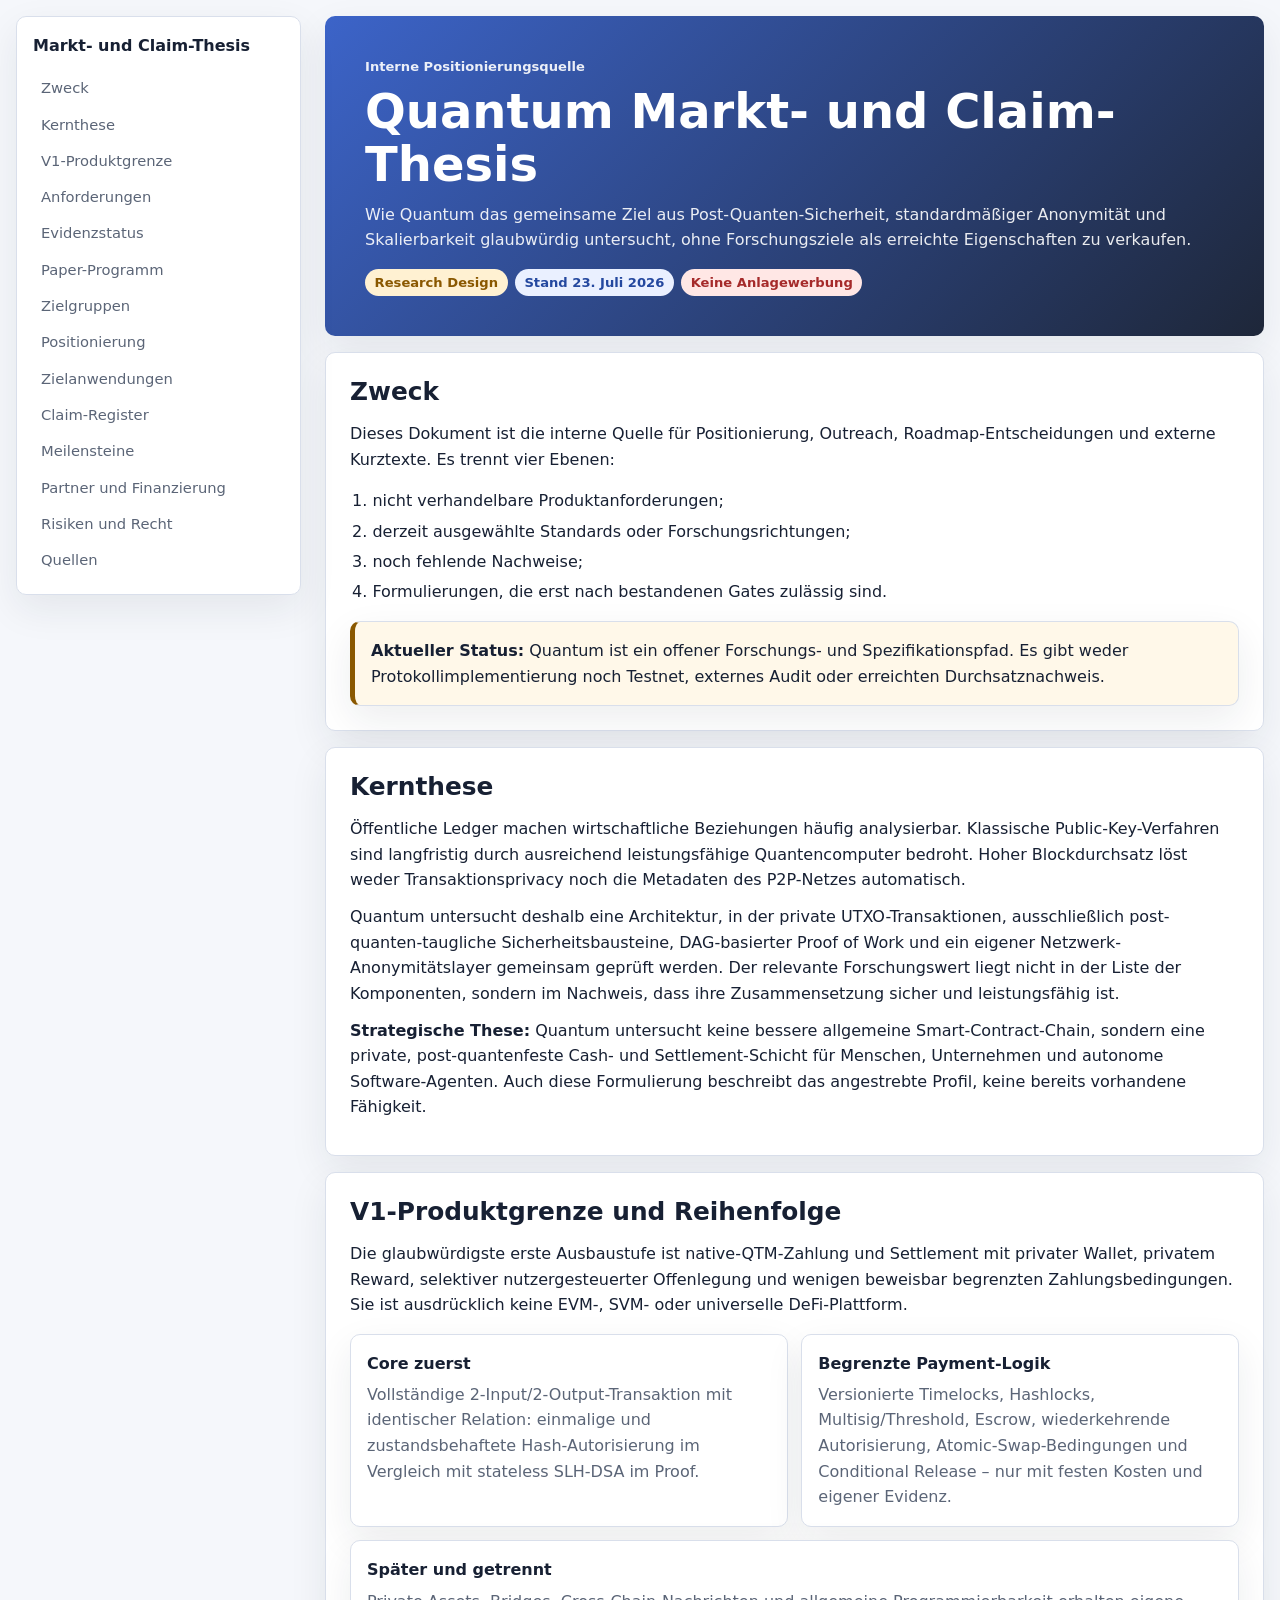
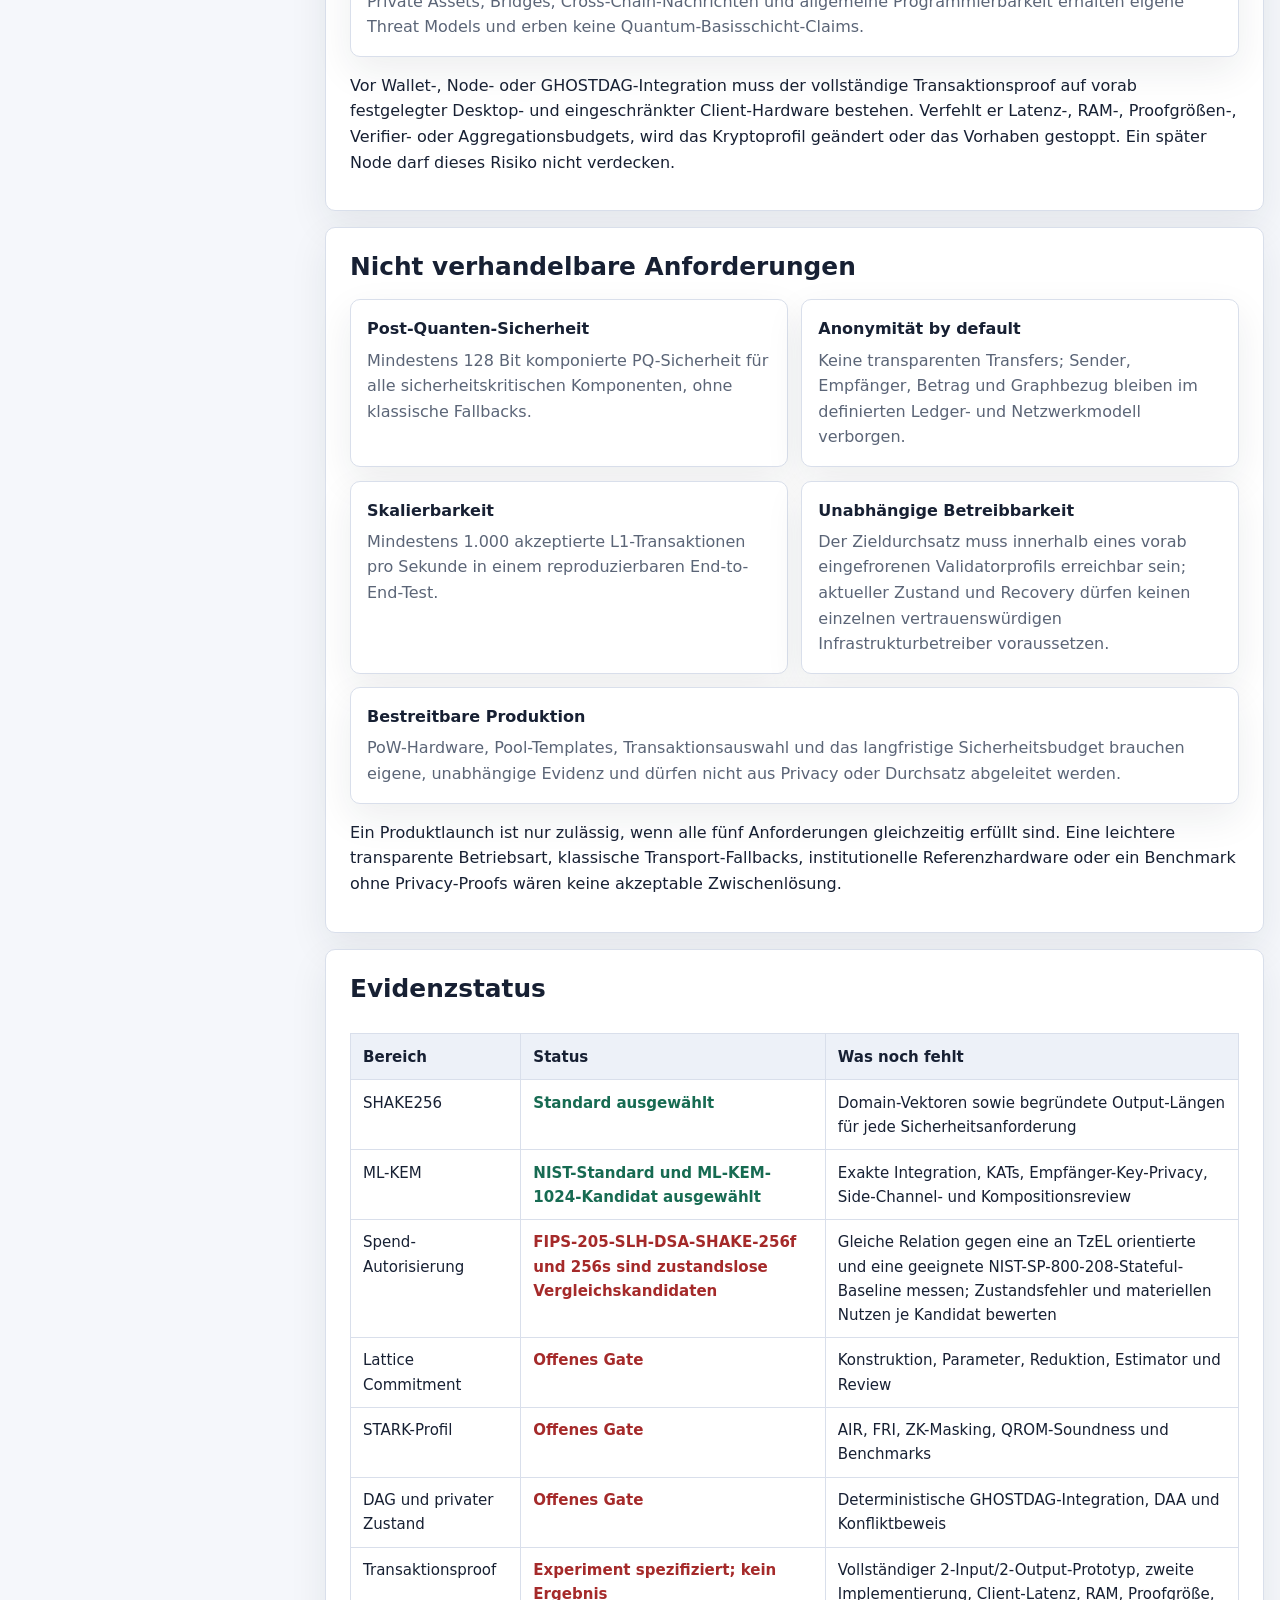
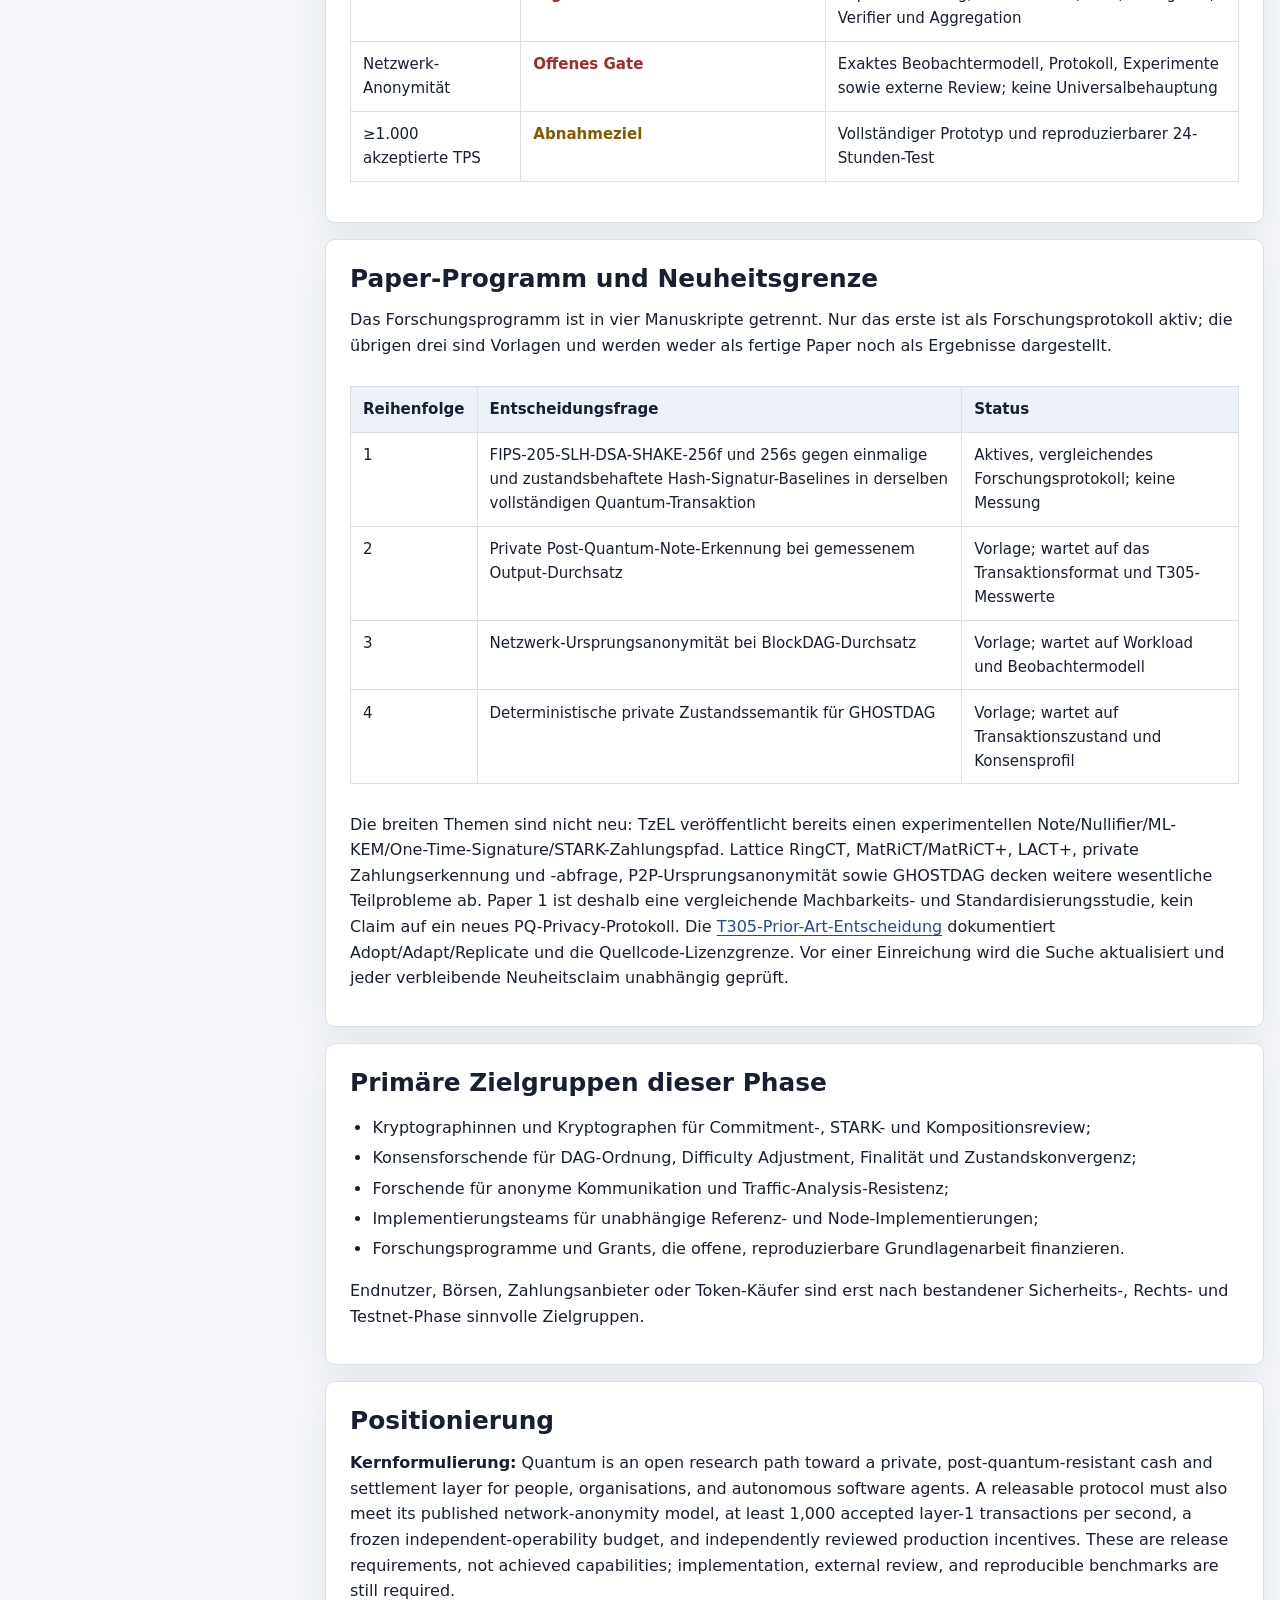
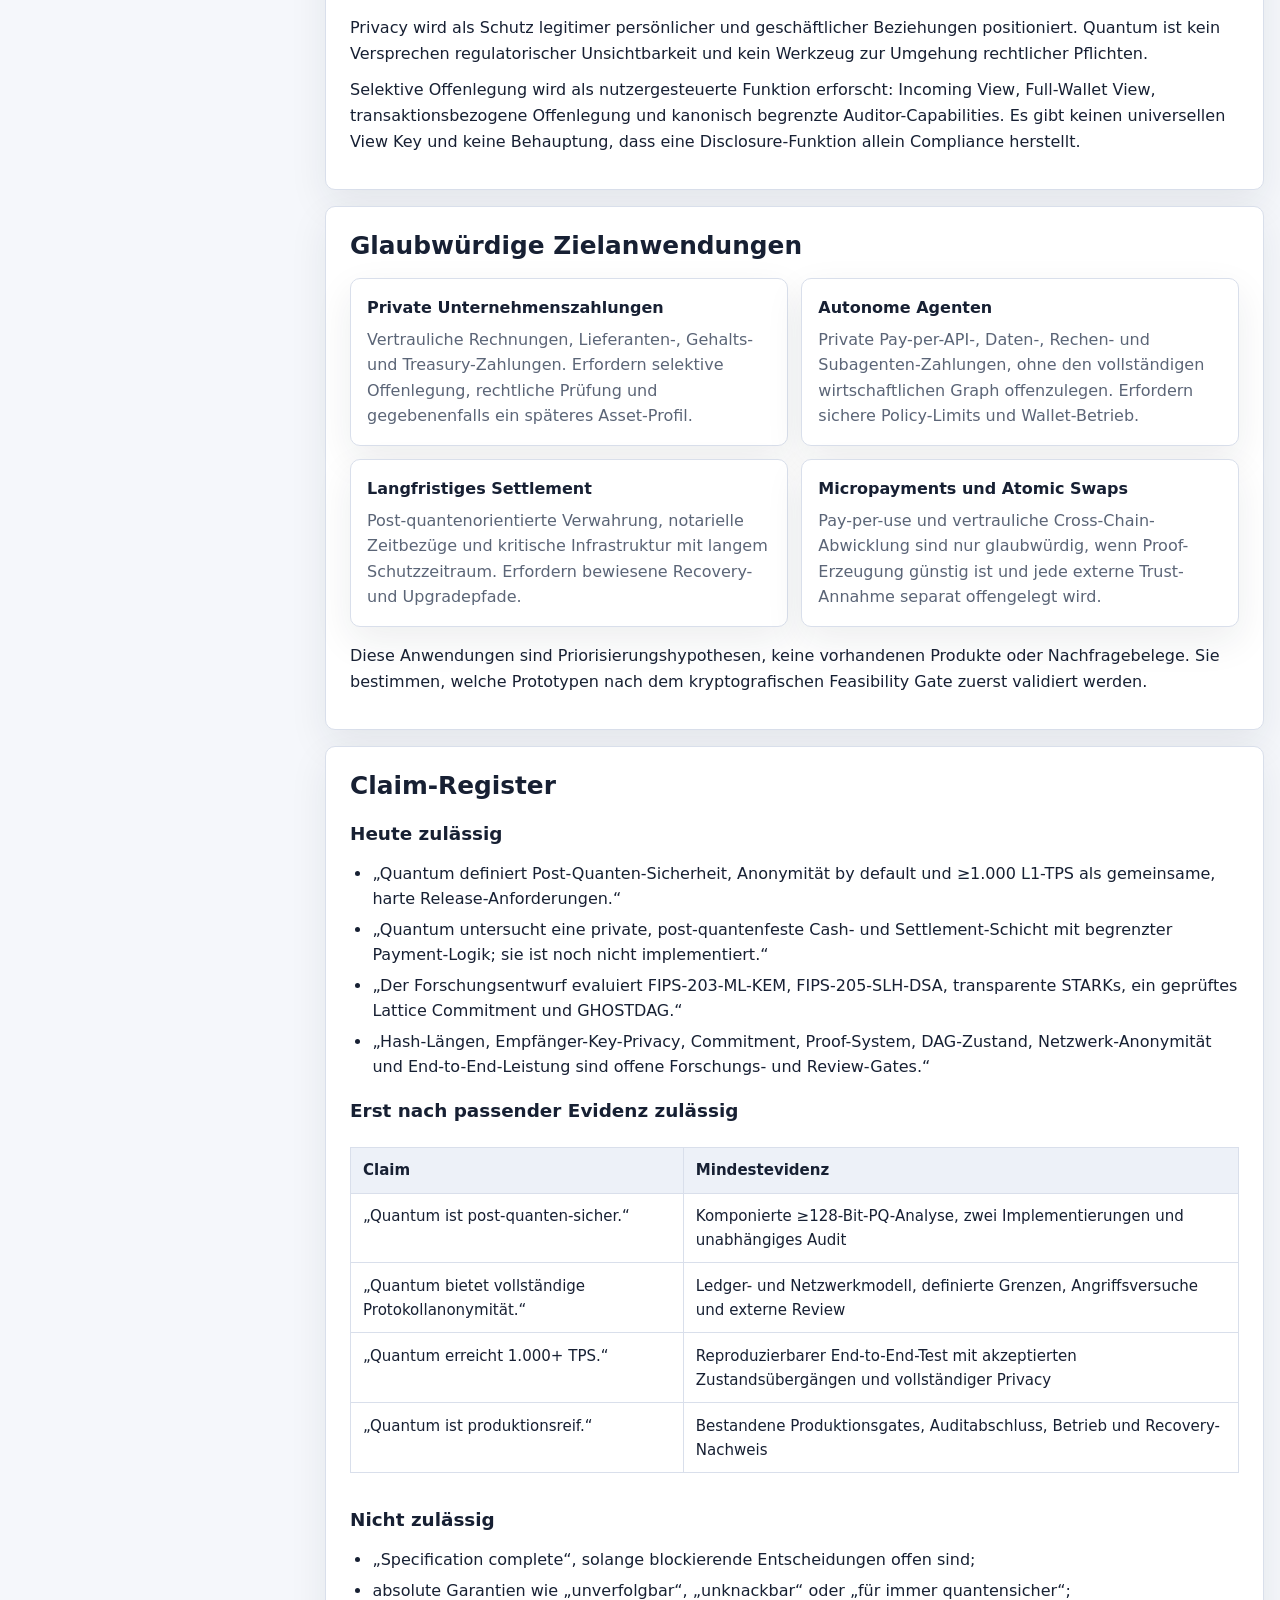
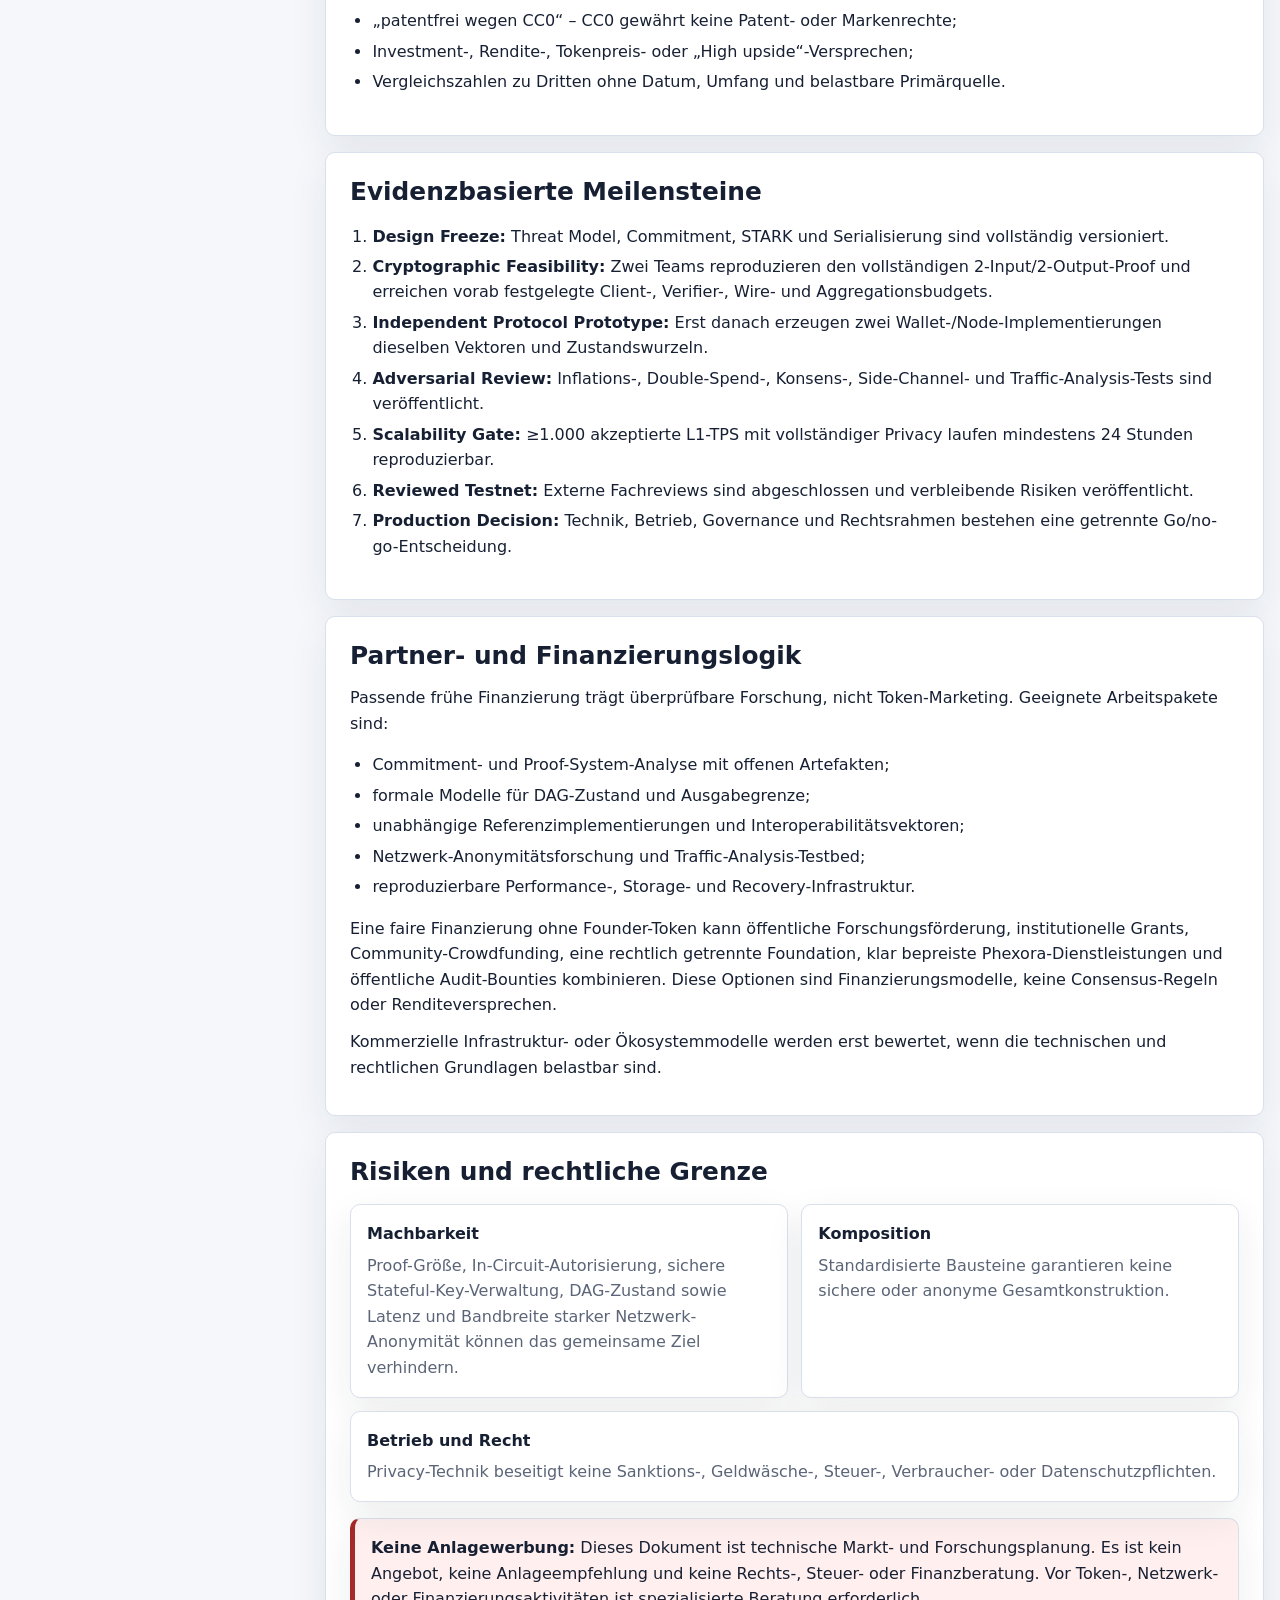
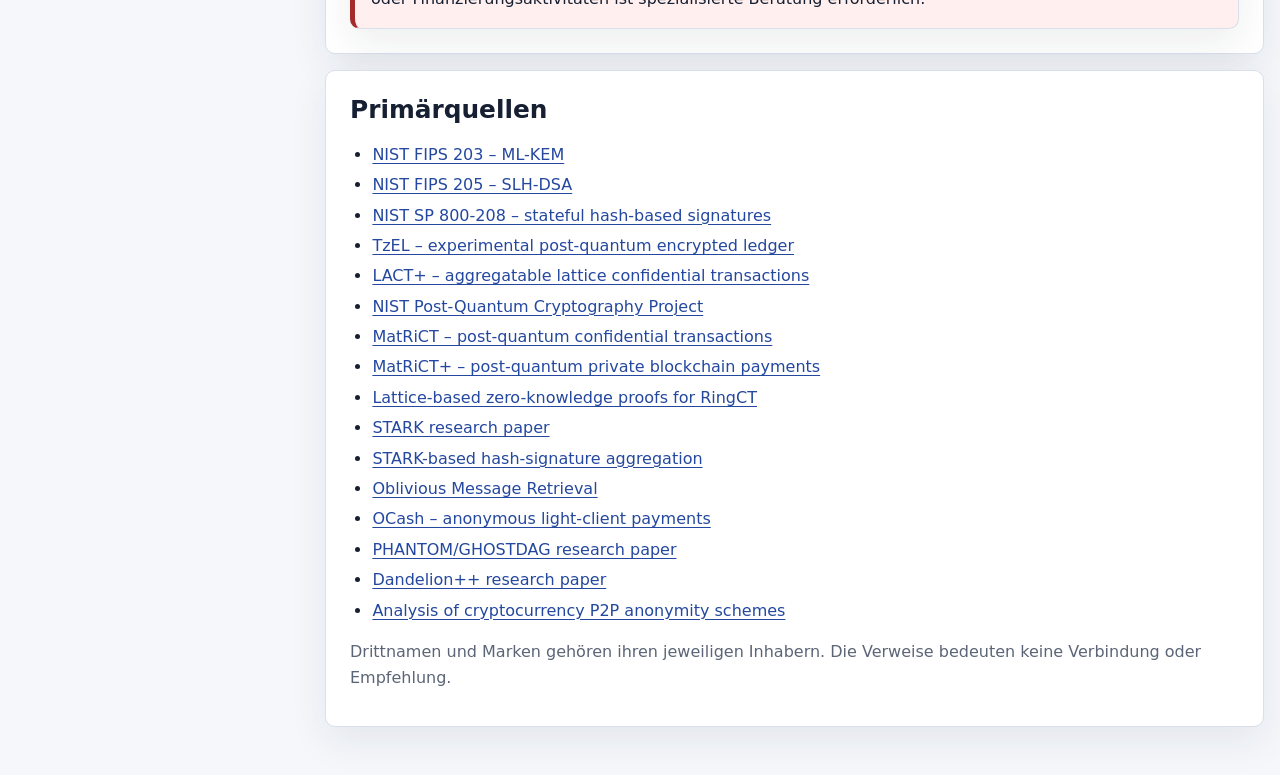
<file: Documentation/Quantum_Market_Thesis.html>
<!doctype html>
<html lang="de">
<head>
  <meta charset="utf-8">
  <meta name="viewport" content="width=device-width, initial-scale=1">
  <meta name="description" content="Quantum Markt-, Positionierungs- und Claim-Thesis für die Anforderungen Post-Quanten-Sicherheit, Anonymität und Skalierbarkeit.">
  <title>Quantum – Markt- und Claim-Thesis</title>
  <link rel="stylesheet" href="assets/documentation.css">
</head>
<body>
  <div class="doc-layout">
    <aside class="doc-nav" aria-label="Dokumentnavigation">
      <strong>Markt- und Claim-Thesis</strong>
      <a href="#zweck">Zweck</a>
      <a href="#kernthese">Kernthese</a>
      <a href="#v1-grenze">V1-Produktgrenze</a>
      <a href="#anforderungen">Anforderungen</a>
      <a href="#evidenz">Evidenzstatus</a>
      <a href="#paper-programm">Paper-Programm</a>
      <a href="#zielgruppen">Zielgruppen</a>
      <a href="#positionierung">Positionierung</a>
      <a href="#anwendungen">Zielanwendungen</a>
      <a href="#claims">Claim-Register</a>
      <a href="#meilensteine">Meilensteine</a>
      <a href="#partner">Partner und Finanzierung</a>
      <a href="#risiken">Risiken und Recht</a>
      <a href="#quellen">Quellen</a>
    </aside>

    <main class="doc-content">
      <header class="hero">
        <p class="kicker">Interne Positionierungsquelle</p>
        <h1>Quantum Markt- und Claim-Thesis</h1>
        <p>Wie Quantum das gemeinsame Ziel aus Post-Quanten-Sicherheit, standardmäßiger Anonymität und Skalierbarkeit glaubwürdig untersucht, ohne Forschungsziele als erreichte Eigenschaften zu verkaufen.</p>
        <div class="badge-row">
          <span class="badge warning">Research Design</span>
          <span class="badge">Stand 23. Juli 2026</span>
          <span class="badge risk">Keine Anlagewerbung</span>
        </div>
      </header>

      <section class="doc-section" id="zweck">
        <h2>Zweck</h2>
        <p>Dieses Dokument ist die interne Quelle für Positionierung, Outreach, Roadmap-Entscheidungen und externe Kurztexte. Es trennt vier Ebenen:</p>
        <ol>
          <li>nicht verhandelbare Produktanforderungen;</li>
          <li>derzeit ausgewählte Standards oder Forschungsrichtungen;</li>
          <li>noch fehlende Nachweise;</li>
          <li>Formulierungen, die erst nach bestandenen Gates zulässig sind.</li>
        </ol>
        <div class="callout warning"><strong>Aktueller Status:</strong> Quantum ist ein offener Forschungs- und Spezifikationspfad. Es gibt weder Protokollimplementierung noch Testnet, externes Audit oder erreichten Durchsatznachweis.</div>
      </section>

      <section class="doc-section" id="kernthese">
        <h2>Kernthese</h2>
        <p>Öffentliche Ledger machen wirtschaftliche Beziehungen häufig analysierbar. Klassische Public-Key-Verfahren sind langfristig durch ausreichend leistungsfähige Quantencomputer bedroht. Hoher Blockdurchsatz löst weder Transaktionsprivacy noch die Metadaten des P2P-Netzes automatisch.</p>
        <p>Quantum untersucht deshalb eine Architektur, in der private UTXO-Transaktionen, ausschließlich post-quanten-taugliche Sicherheitsbausteine, DAG-basierter Proof of Work und ein eigener Netzwerk-Anonymitätslayer gemeinsam geprüft werden. Der relevante Forschungswert liegt nicht in der Liste der Komponenten, sondern im Nachweis, dass ihre Zusammensetzung sicher und leistungsfähig ist.</p>
        <p><strong>Strategische These:</strong> Quantum untersucht keine bessere allgemeine Smart-Contract-Chain, sondern eine private, post-quantenfeste Cash- und Settlement-Schicht für Menschen, Unternehmen und autonome Software-Agenten. Auch diese Formulierung beschreibt das angestrebte Profil, keine bereits vorhandene Fähigkeit.</p>
      </section>

      <section class="doc-section" id="v1-grenze">
        <h2>V1-Produktgrenze und Reihenfolge</h2>
        <p>Die glaubwürdigste erste Ausbaustufe ist native-QTM-Zahlung und Settlement mit privater Wallet, privatem Reward, selektiver nutzergesteuerter Offenlegung und wenigen beweisbar begrenzten Zahlungsbedingungen. Sie ist ausdrücklich keine EVM-, SVM- oder universelle DeFi-Plattform.</p>
        <div class="card-grid">
          <div class="info-card"><strong>Core zuerst</strong><span>Vollständige 2-Input/2-Output-Transaktion mit identischer Relation: einmalige und zustandsbehaftete Hash-Autorisierung im Vergleich mit stateless SLH-DSA im Proof.</span></div>
          <div class="info-card"><strong>Begrenzte Payment-Logik</strong><span>Versionierte Timelocks, Hashlocks, Multisig/Threshold, Escrow, wiederkehrende Autorisierung, Atomic-Swap-Bedingungen und Conditional Release – nur mit festen Kosten und eigener Evidenz.</span></div>
          <div class="info-card"><strong>Später und getrennt</strong><span>Private Assets, Bridges, Cross-Chain-Nachrichten und allgemeine Programmierbarkeit erhalten eigene Threat Models und erben keine Quantum-Basisschicht-Claims.</span></div>
        </div>
        <p>Vor Wallet-, Node- oder GHOSTDAG-Integration muss der vollständige Transaktionsproof auf vorab festgelegter Desktop- und eingeschränkter Client-Hardware bestehen. Verfehlt er Latenz-, RAM-, Proofgrößen-, Verifier- oder Aggregationsbudgets, wird das Kryptoprofil geändert oder das Vorhaben gestoppt. Ein später Node darf dieses Risiko nicht verdecken.</p>
      </section>

      <section class="doc-section" id="anforderungen">
        <h2>Nicht verhandelbare Anforderungen</h2>
        <div class="card-grid">
          <div class="info-card"><strong>Post-Quanten-Sicherheit</strong><span>Mindestens 128 Bit komponierte PQ-Sicherheit für alle sicherheitskritischen Komponenten, ohne klassische Fallbacks.</span></div>
          <div class="info-card"><strong>Anonymität by default</strong><span>Keine transparenten Transfers; Sender, Empfänger, Betrag und Graphbezug bleiben im definierten Ledger- und Netzwerkmodell verborgen.</span></div>
          <div class="info-card"><strong>Skalierbarkeit</strong><span>Mindestens 1.000 akzeptierte L1-Transaktionen pro Sekunde in einem reproduzierbaren End-to-End-Test.</span></div>
          <div class="info-card"><strong>Unabhängige Betreibbarkeit</strong><span>Der Zieldurchsatz muss innerhalb eines vorab eingefrorenen Validatorprofils erreichbar sein; aktueller Zustand und Recovery dürfen keinen einzelnen vertrauenswürdigen Infrastrukturbetreiber voraussetzen.</span></div>
          <div class="info-card"><strong>Bestreitbare Produktion</strong><span>PoW-Hardware, Pool-Templates, Transaktionsauswahl und das langfristige Sicherheitsbudget brauchen eigene, unabhängige Evidenz und dürfen nicht aus Privacy oder Durchsatz abgeleitet werden.</span></div>
        </div>
        <p>Ein Produktlaunch ist nur zulässig, wenn alle fünf Anforderungen gleichzeitig erfüllt sind. Eine leichtere transparente Betriebsart, klassische Transport-Fallbacks, institutionelle Referenzhardware oder ein Benchmark ohne Privacy-Proofs wären keine akzeptable Zwischenlösung.</p>
      </section>

      <section class="doc-section" id="evidenz">
        <h2>Evidenzstatus</h2>
        <div class="table-wrap">
          <table>
            <thead><tr><th>Bereich</th><th>Status</th><th>Was noch fehlt</th></tr></thead>
            <tbody>
              <tr><td>SHAKE256</td><td class="status-selected">Standard ausgewählt</td><td>Domain-Vektoren sowie begründete Output-Längen für jede Sicherheitsanforderung</td></tr>
              <tr><td>ML-KEM</td><td class="status-selected">NIST-Standard und ML-KEM-1024-Kandidat ausgewählt</td><td>Exakte Integration, KATs, Empfänger-Key-Privacy, Side-Channel- und Kompositionsreview</td></tr>
              <tr><td>Spend-Autorisierung</td><td class="status-open">FIPS-205-SLH-DSA-SHAKE-256f und 256s sind zustandslose Vergleichskandidaten</td><td>Gleiche Relation gegen eine an TzEL orientierte und eine geeignete NIST-SP-800-208-Stateful-Baseline messen; Zustandsfehler und materiellen Nutzen je Kandidat bewerten</td></tr>
              <tr><td>Lattice Commitment</td><td class="status-open">Offenes Gate</td><td>Konstruktion, Parameter, Reduktion, Estimator und Review</td></tr>
              <tr><td>STARK-Profil</td><td class="status-open">Offenes Gate</td><td>AIR, FRI, ZK-Masking, QROM-Soundness und Benchmarks</td></tr>
              <tr><td>DAG und privater Zustand</td><td class="status-open">Offenes Gate</td><td>Deterministische GHOSTDAG-Integration, DAA und Konfliktbeweis</td></tr>
              <tr><td>Transaktionsproof</td><td class="status-open">Experiment spezifiziert; kein Ergebnis</td><td>Vollständiger 2-Input/2-Output-Prototyp, zweite Implementierung, Client-Latenz, RAM, Proofgröße, Verifier und Aggregation</td></tr>
              <tr><td>Netzwerk-Anonymität</td><td class="status-open">Offenes Gate</td><td>Exaktes Beobachtermodell, Protokoll, Experimente sowie externe Review; keine Universalbehauptung</td></tr>
              <tr><td>≥1.000 akzeptierte TPS</td><td class="status-target">Abnahmeziel</td><td>Vollständiger Prototyp und reproduzierbarer 24-Stunden-Test</td></tr>
            </tbody>
          </table>
        </div>
      </section>

      <section class="doc-section" id="paper-programm">
        <h2>Paper-Programm und Neuheitsgrenze</h2>
        <p>Das Forschungsprogramm ist in vier Manuskripte getrennt. Nur das erste ist als Forschungsprotokoll aktiv; die übrigen drei sind Vorlagen und werden weder als fertige Paper noch als Ergebnisse dargestellt.</p>
        <div class="table-wrap">
          <table>
            <thead><tr><th>Reihenfolge</th><th>Entscheidungsfrage</th><th>Status</th></tr></thead>
            <tbody>
              <tr><td>1</td><td>FIPS-205-SLH-DSA-SHAKE-256f und 256s gegen einmalige und zustandsbehaftete Hash-Signatur-Baselines in derselben vollständigen Quantum-Transaktion</td><td>Aktives, vergleichendes Forschungsprotokoll; keine Messung</td></tr>
              <tr><td>2</td><td>Private Post-Quantum-Note-Erkennung bei gemessenem Output-Durchsatz</td><td>Vorlage; wartet auf das Transaktionsformat und T305-Messwerte</td></tr>
              <tr><td>3</td><td>Netzwerk-Ursprungsanonymität bei BlockDAG-Durchsatz</td><td>Vorlage; wartet auf Workload und Beobachtermodell</td></tr>
              <tr><td>4</td><td>Deterministische private Zustandssemantik für GHOSTDAG</td><td>Vorlage; wartet auf Transaktionszustand und Konsensprofil</td></tr>
            </tbody>
          </table>
        </div>
        <p>Die breiten Themen sind nicht neu: TzEL veröffentlicht bereits einen experimentellen Note/Nullifier/ML-KEM/One-Time-Signature/STARK-Zahlungspfad. Lattice RingCT, MatRiCT/MatRiCT+, LACT+, private Zahlungserkennung und -abfrage, P2P-Ursprungsanonymität sowie GHOSTDAG decken weitere wesentliche Teilprobleme ab. Paper 1 ist deshalb eine vergleichende Machbarkeits- und Standardisierungsstudie, kein Claim auf ein neues PQ-Privacy-Protokoll. Die <a href="../papers/zkprivacy/decisions/t305-prior-art-decision.md">T305-Prior-Art-Entscheidung</a> dokumentiert Adopt/Adapt/Replicate und die Quellcode-Lizenzgrenze. Vor einer Einreichung wird die Suche aktualisiert und jeder verbleibende Neuheitsclaim unabhängig geprüft.</p>
      </section>

      <section class="doc-section" id="zielgruppen">
        <h2>Primäre Zielgruppen dieser Phase</h2>
        <ul>
          <li>Kryptographinnen und Kryptographen für Commitment-, STARK- und Kompositionsreview;</li>
          <li>Konsensforschende für DAG-Ordnung, Difficulty Adjustment, Finalität und Zustandskonvergenz;</li>
          <li>Forschende für anonyme Kommunikation und Traffic-Analysis-Resistenz;</li>
          <li>Implementierungsteams für unabhängige Referenz- und Node-Implementierungen;</li>
          <li>Forschungsprogramme und Grants, die offene, reproduzierbare Grundlagenarbeit finanzieren.</li>
        </ul>
        <p>Endnutzer, Börsen, Zahlungsanbieter oder Token-Käufer sind erst nach bestandener Sicherheits-, Rechts- und Testnet-Phase sinnvolle Zielgruppen.</p>
      </section>

      <section class="doc-section" id="positionierung">
        <h2>Positionierung</h2>
        <p><strong>Kernformulierung:</strong> Quantum is an open research path toward a private, post-quantum-resistant cash and settlement layer for people, organisations, and autonomous software agents. A releasable protocol must also meet its published network-anonymity model, at least 1,000 accepted layer-1 transactions per second, a frozen independent-operability budget, and independently reviewed production incentives. These are release requirements, not achieved capabilities; implementation, external review, and reproducible benchmarks are still required.</p>
        <p>Privacy wird als Schutz legitimer persönlicher und geschäftlicher Beziehungen positioniert. Quantum ist kein Versprechen regulatorischer Unsichtbarkeit und kein Werkzeug zur Umgehung rechtlicher Pflichten.</p>
        <p>Selektive Offenlegung wird als nutzergesteuerte Funktion erforscht: Incoming View, Full-Wallet View, transaktionsbezogene Offenlegung und kanonisch begrenzte Auditor-Capabilities. Es gibt keinen universellen View Key und keine Behauptung, dass eine Disclosure-Funktion allein Compliance herstellt.</p>
      </section>

      <section class="doc-section" id="anwendungen">
        <h2>Glaubwürdige Zielanwendungen</h2>
        <div class="card-grid">
          <div class="info-card"><strong>Private Unternehmenszahlungen</strong><span>Vertrauliche Rechnungen, Lieferanten-, Gehalts- und Treasury-Zahlungen. Erfordern selektive Offenlegung, rechtliche Prüfung und gegebenenfalls ein späteres Asset-Profil.</span></div>
          <div class="info-card"><strong>Autonome Agenten</strong><span>Private Pay-per-API-, Daten-, Rechen- und Subagenten-Zahlungen, ohne den vollständigen wirtschaftlichen Graph offenzulegen. Erfordern sichere Policy-Limits und Wallet-Betrieb.</span></div>
          <div class="info-card"><strong>Langfristiges Settlement</strong><span>Post-quantenorientierte Verwahrung, notarielle Zeitbezüge und kritische Infrastruktur mit langem Schutzzeitraum. Erfordern bewiesene Recovery- und Upgradepfade.</span></div>
          <div class="info-card"><strong>Micropayments und Atomic Swaps</strong><span>Pay-per-use und vertrauliche Cross-Chain-Abwicklung sind nur glaubwürdig, wenn Proof-Erzeugung günstig ist und jede externe Trust-Annahme separat offengelegt wird.</span></div>
        </div>
        <p>Diese Anwendungen sind Priorisierungshypothesen, keine vorhandenen Produkte oder Nachfragebelege. Sie bestimmen, welche Prototypen nach dem kryptografischen Feasibility Gate zuerst validiert werden.</p>
      </section>

      <section class="doc-section" id="claims">
        <h2>Claim-Register</h2>
        <h3>Heute zulässig</h3>
        <ul>
          <li>„Quantum definiert Post-Quanten-Sicherheit, Anonymität by default und ≥1.000 L1-TPS als gemeinsame, harte Release-Anforderungen.“</li>
          <li>„Quantum untersucht eine private, post-quantenfeste Cash- und Settlement-Schicht mit begrenzter Payment-Logik; sie ist noch nicht implementiert.“</li>
          <li>„Der Forschungsentwurf evaluiert FIPS-203-ML-KEM, FIPS-205-SLH-DSA, transparente STARKs, ein geprüftes Lattice Commitment und GHOSTDAG.“</li>
          <li>„Hash-Längen, Empfänger-Key-Privacy, Commitment, Proof-System, DAG-Zustand, Netzwerk-Anonymität und End-to-End-Leistung sind offene Forschungs- und Review-Gates.“</li>
        </ul>

        <h3>Erst nach passender Evidenz zulässig</h3>
        <div class="table-wrap">
          <table>
            <thead><tr><th>Claim</th><th>Mindestevidenz</th></tr></thead>
            <tbody>
              <tr><td>„Quantum ist post-quanten-sicher.“</td><td>Komponierte ≥128-Bit-PQ-Analyse, zwei Implementierungen und unabhängiges Audit</td></tr>
              <tr><td>„Quantum bietet vollständige Protokollanonymität.“</td><td>Ledger- und Netzwerkmodell, definierte Grenzen, Angriffsversuche und externe Review</td></tr>
              <tr><td>„Quantum erreicht 1.000+ TPS.“</td><td>Reproduzierbarer End-to-End-Test mit akzeptierten Zustandsübergängen und vollständiger Privacy</td></tr>
              <tr><td>„Quantum ist produktionsreif.“</td><td>Bestandene Produktionsgates, Auditabschluss, Betrieb und Recovery-Nachweis</td></tr>
            </tbody>
          </table>
        </div>

        <h3>Nicht zulässig</h3>
        <ul>
          <li>„Specification complete“, solange blockierende Entscheidungen offen sind;</li>
          <li>absolute Garantien wie „unverfolgbar“, „unknackbar“ oder „für immer quantensicher“;</li>
          <li>„patentfrei wegen CC0“ – CC0 gewährt keine Patent- oder Markenrechte;</li>
          <li>Investment-, Rendite-, Tokenpreis- oder „High upside“-Versprechen;</li>
          <li>Vergleichszahlen zu Dritten ohne Datum, Umfang und belastbare Primärquelle.</li>
        </ul>
      </section>

      <section class="doc-section" id="meilensteine">
        <h2>Evidenzbasierte Meilensteine</h2>
        <ol>
          <li><strong>Design Freeze:</strong> Threat Model, Commitment, STARK und Serialisierung sind vollständig versioniert.</li>
          <li><strong>Cryptographic Feasibility:</strong> Zwei Teams reproduzieren den vollständigen 2-Input/2-Output-Proof und erreichen vorab festgelegte Client-, Verifier-, Wire- und Aggregationsbudgets.</li>
          <li><strong>Independent Protocol Prototype:</strong> Erst danach erzeugen zwei Wallet-/Node-Implementierungen dieselben Vektoren und Zustandswurzeln.</li>
          <li><strong>Adversarial Review:</strong> Inflations-, Double-Spend-, Konsens-, Side-Channel- und Traffic-Analysis-Tests sind veröffentlicht.</li>
          <li><strong>Scalability Gate:</strong> ≥1.000 akzeptierte L1-TPS mit vollständiger Privacy laufen mindestens 24 Stunden reproduzierbar.</li>
          <li><strong>Reviewed Testnet:</strong> Externe Fachreviews sind abgeschlossen und verbleibende Risiken veröffentlicht.</li>
          <li><strong>Production Decision:</strong> Technik, Betrieb, Governance und Rechtsrahmen bestehen eine getrennte Go/no-go-Entscheidung.</li>
        </ol>
      </section>

      <section class="doc-section" id="partner">
        <h2>Partner- und Finanzierungslogik</h2>
        <p>Passende frühe Finanzierung trägt überprüfbare Forschung, nicht Token-Marketing. Geeignete Arbeitspakete sind:</p>
        <ul>
          <li>Commitment- und Proof-System-Analyse mit offenen Artefakten;</li>
          <li>formale Modelle für DAG-Zustand und Ausgabegrenze;</li>
          <li>unabhängige Referenzimplementierungen und Interoperabilitätsvektoren;</li>
          <li>Netzwerk-Anonymitätsforschung und Traffic-Analysis-Testbed;</li>
          <li>reproduzierbare Performance-, Storage- und Recovery-Infrastruktur.</li>
        </ul>
        <p>Eine faire Finanzierung ohne Founder-Token kann öffentliche Forschungsförderung, institutionelle Grants, Community-Crowdfunding, eine rechtlich getrennte Foundation, klar bepreiste Phexora-Dienstleistungen und öffentliche Audit-Bounties kombinieren. Diese Optionen sind Finanzierungsmodelle, keine Consensus-Regeln oder Renditeversprechen.</p>
        <p>Kommerzielle Infrastruktur- oder Ökosystemmodelle werden erst bewertet, wenn die technischen und rechtlichen Grundlagen belastbar sind.</p>
      </section>

      <section class="doc-section" id="risiken">
        <h2>Risiken und rechtliche Grenze</h2>
        <div class="card-grid">
          <div class="info-card"><strong>Machbarkeit</strong><span>Proof-Größe, In-Circuit-Autorisierung, sichere Stateful-Key-Verwaltung, DAG-Zustand sowie Latenz und Bandbreite starker Netzwerk-Anonymität können das gemeinsame Ziel verhindern.</span></div>
          <div class="info-card"><strong>Komposition</strong><span>Standardisierte Bausteine garantieren keine sichere oder anonyme Gesamtkonstruktion.</span></div>
          <div class="info-card"><strong>Betrieb und Recht</strong><span>Privacy-Technik beseitigt keine Sanktions-, Geldwäsche-, Steuer-, Verbraucher- oder Datenschutzpflichten.</span></div>
        </div>
        <div class="callout risk"><strong>Keine Anlagewerbung:</strong> Dieses Dokument ist technische Markt- und Forschungsplanung. Es ist kein Angebot, keine Anlageempfehlung und keine Rechts-, Steuer- oder Finanzberatung. Vor Token-, Netzwerk- oder Finanzierungsaktivitäten ist spezialisierte Beratung erforderlich.</div>
      </section>

      <section class="doc-section" id="quellen">
        <h2>Primärquellen</h2>
        <ul>
          <li><a href="https://csrc.nist.gov/pubs/fips/203/final">NIST FIPS 203 – ML-KEM</a></li>
          <li><a href="https://csrc.nist.gov/pubs/fips/205/final">NIST FIPS 205 – SLH-DSA</a></li>
          <li><a href="https://csrc.nist.gov/pubs/sp/800/208/final">NIST SP 800-208 – stateful hash-based signatures</a></li>
          <li><a href="https://tzel.tezos.com/whitepaper.pdf">TzEL – experimental post-quantum encrypted ledger</a></li>
          <li><a href="https://doi.org/10.3390/cryptography7020024">LACT+ – aggregatable lattice confidential transactions</a></li>
          <li><a href="https://csrc.nist.gov/Projects/Post-Quantum-Cryptography/Post-Quantum-Cryptography-Standardization">NIST Post-Quantum Cryptography Project</a></li>
          <li><a href="https://eprint.iacr.org/2019/1287.pdf">MatRiCT – post-quantum confidential transactions</a></li>
          <li><a href="https://eprint.iacr.org/2021/545.pdf">MatRiCT+ – post-quantum private blockchain payments</a></li>
          <li><a href="https://eprint.iacr.org/2021/1674">Lattice-based zero-knowledge proofs for RingCT</a></li>
          <li><a href="https://eprint.iacr.org/2018/046.pdf">STARK research paper</a></li>
          <li><a href="https://eprint.iacr.org/2021/1048.pdf">STARK-based hash-signature aggregation</a></li>
          <li><a href="https://eprint.iacr.org/2021/1256.pdf">Oblivious Message Retrieval</a></li>
          <li><a href="https://eprint.iacr.org/2024/246">OCash – anonymous light-client payments</a></li>
          <li><a href="https://eprint.iacr.org/2018/104.pdf">PHANTOM/GHOSTDAG research paper</a></li>
          <li><a href="https://arxiv.org/abs/1805.11060">Dandelion++ research paper</a></li>
          <li><a href="https://arxiv.org/abs/2201.11860">Analysis of cryptocurrency P2P anonymity schemes</a></li>
        </ul>
        <p class="source-note">Drittnamen und Marken gehören ihren jeweiligen Inhabern. Die Verweise bedeuten keine Verbindung oder Empfehlung.</p>
      </section>
    </main>
  </div>
</body>
</html>
</file>
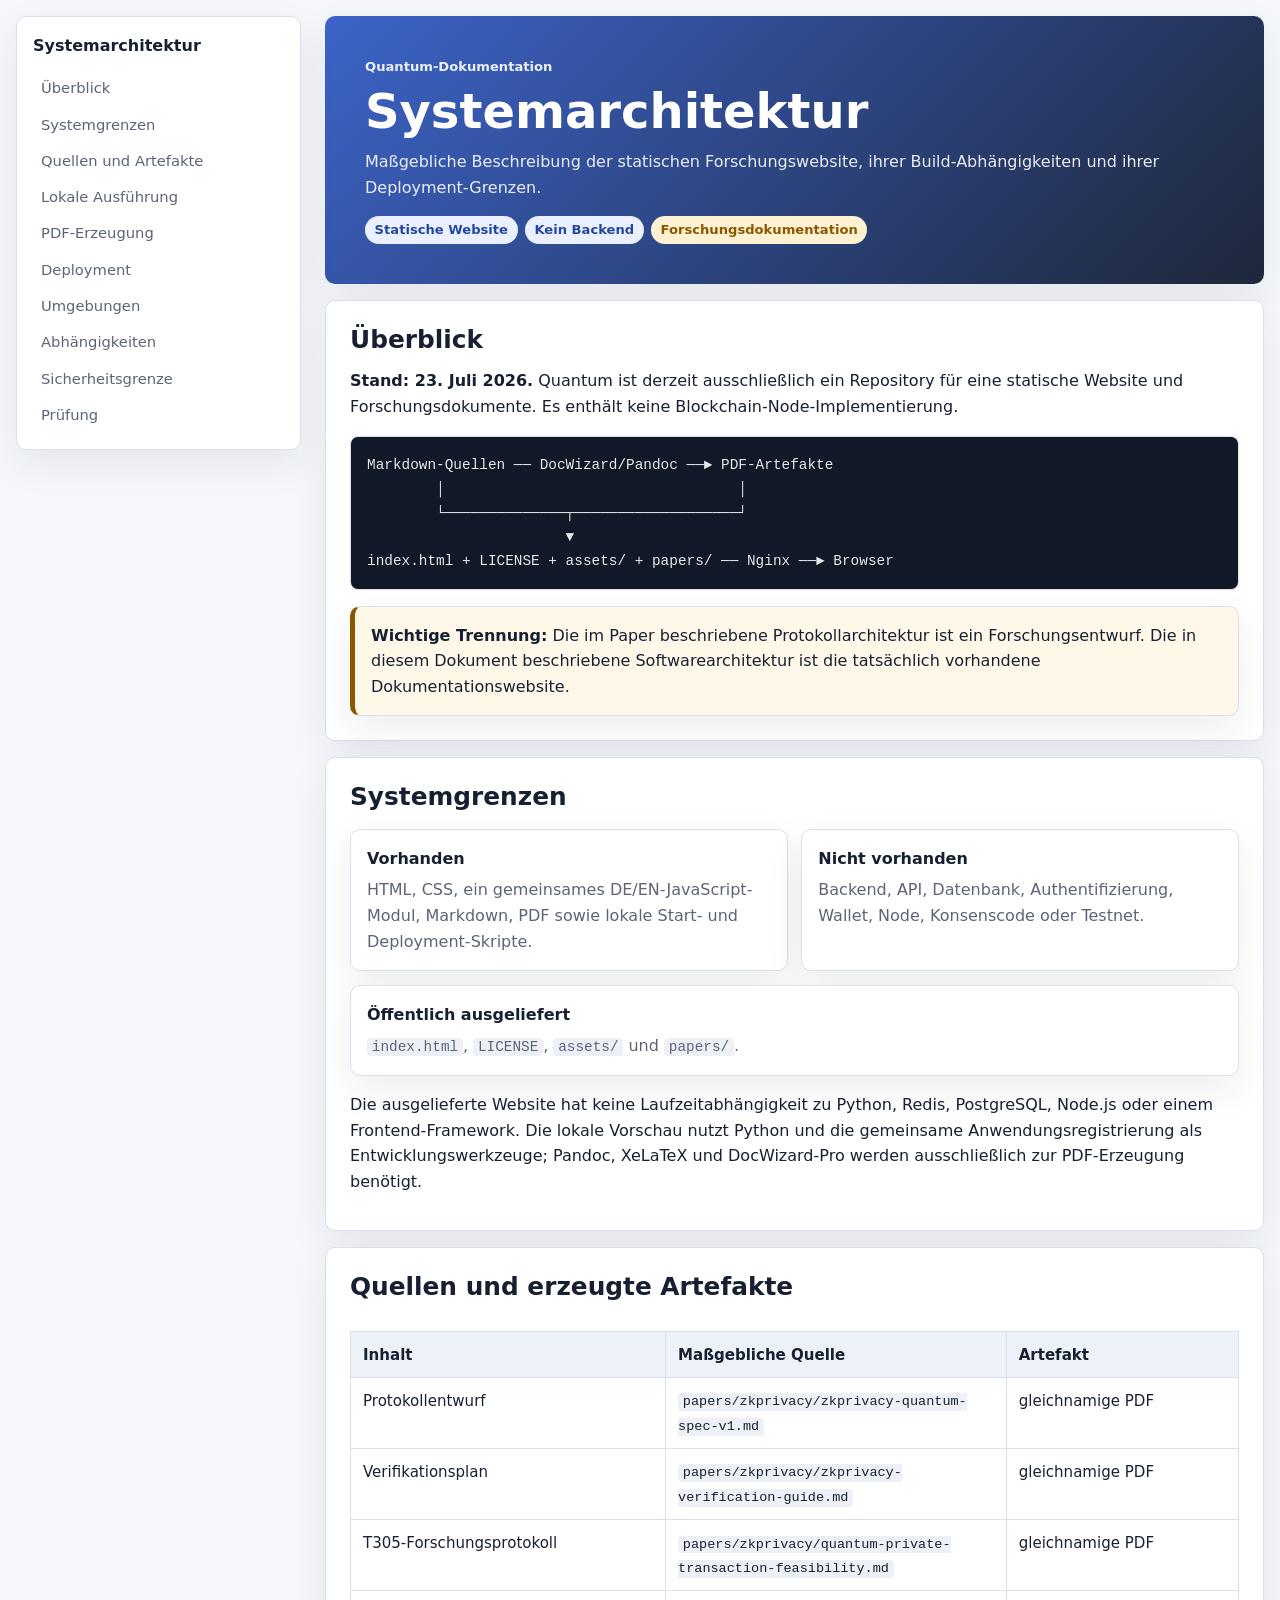
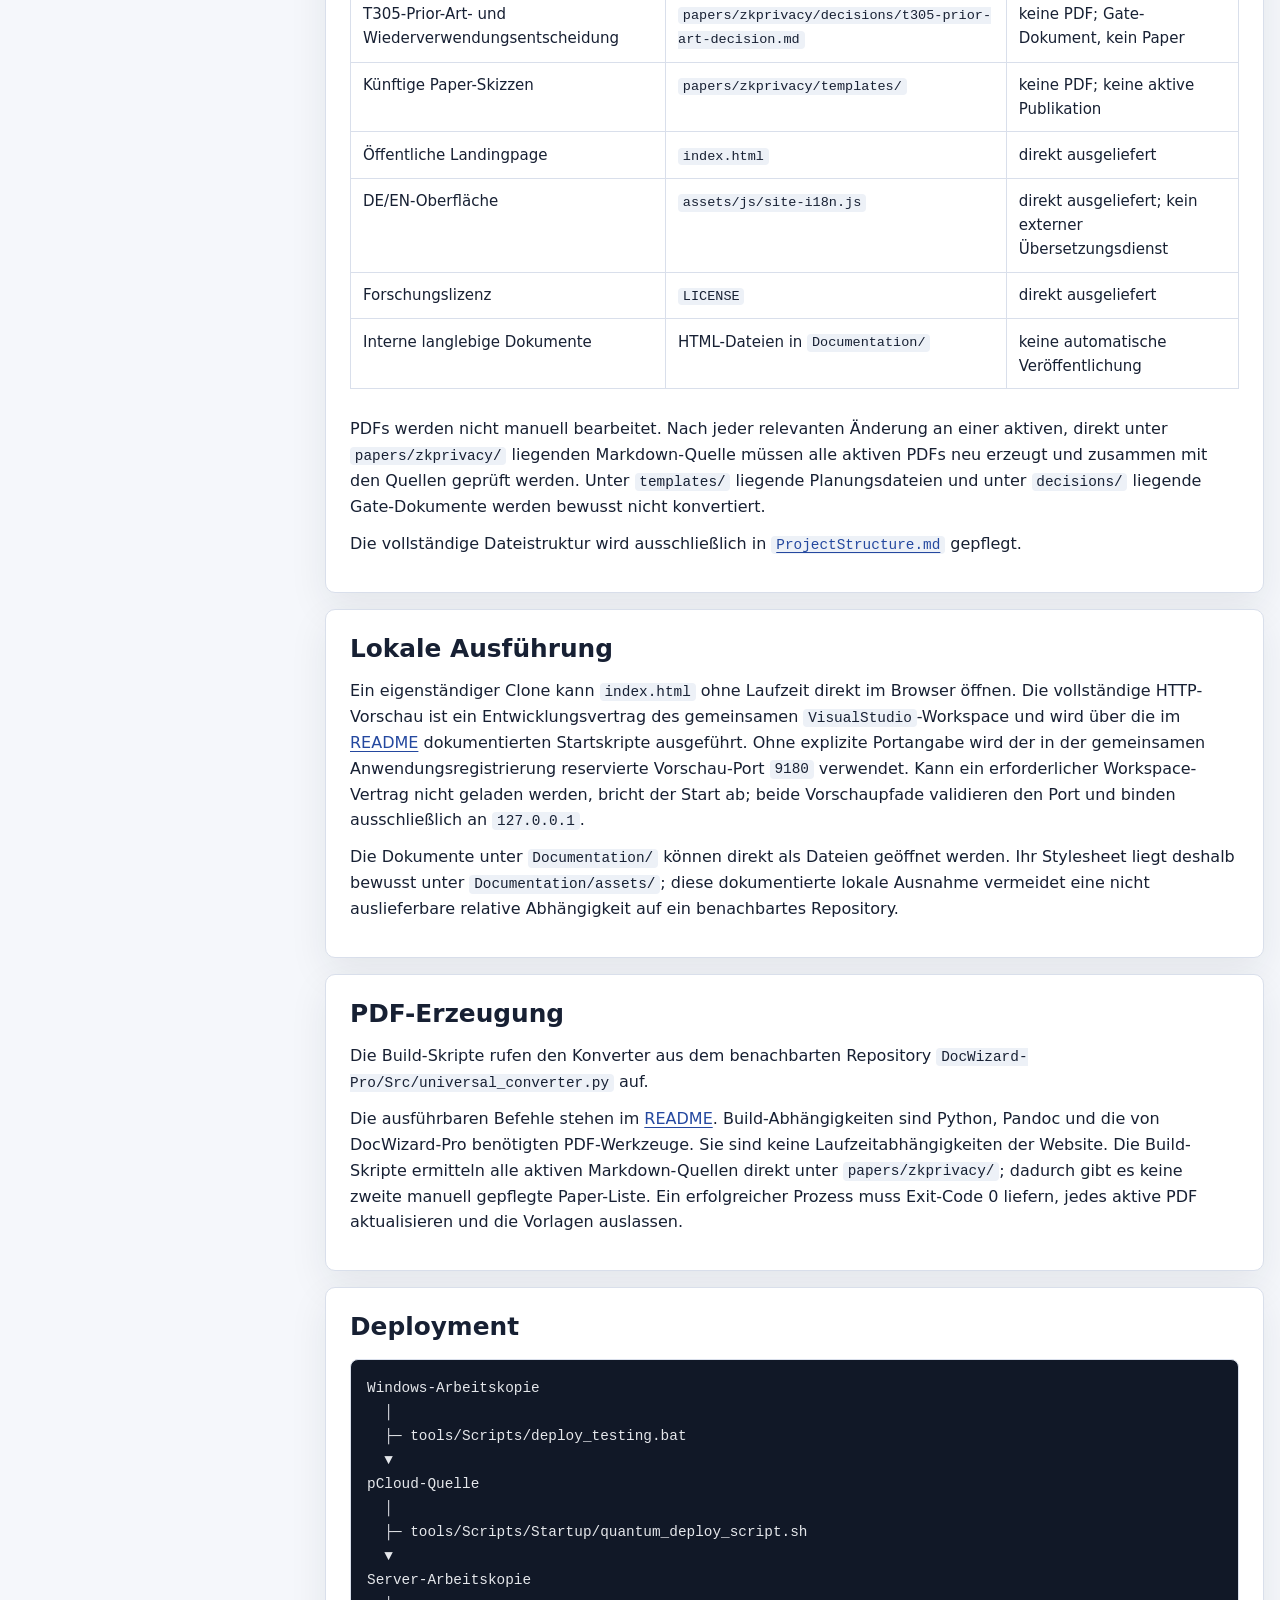
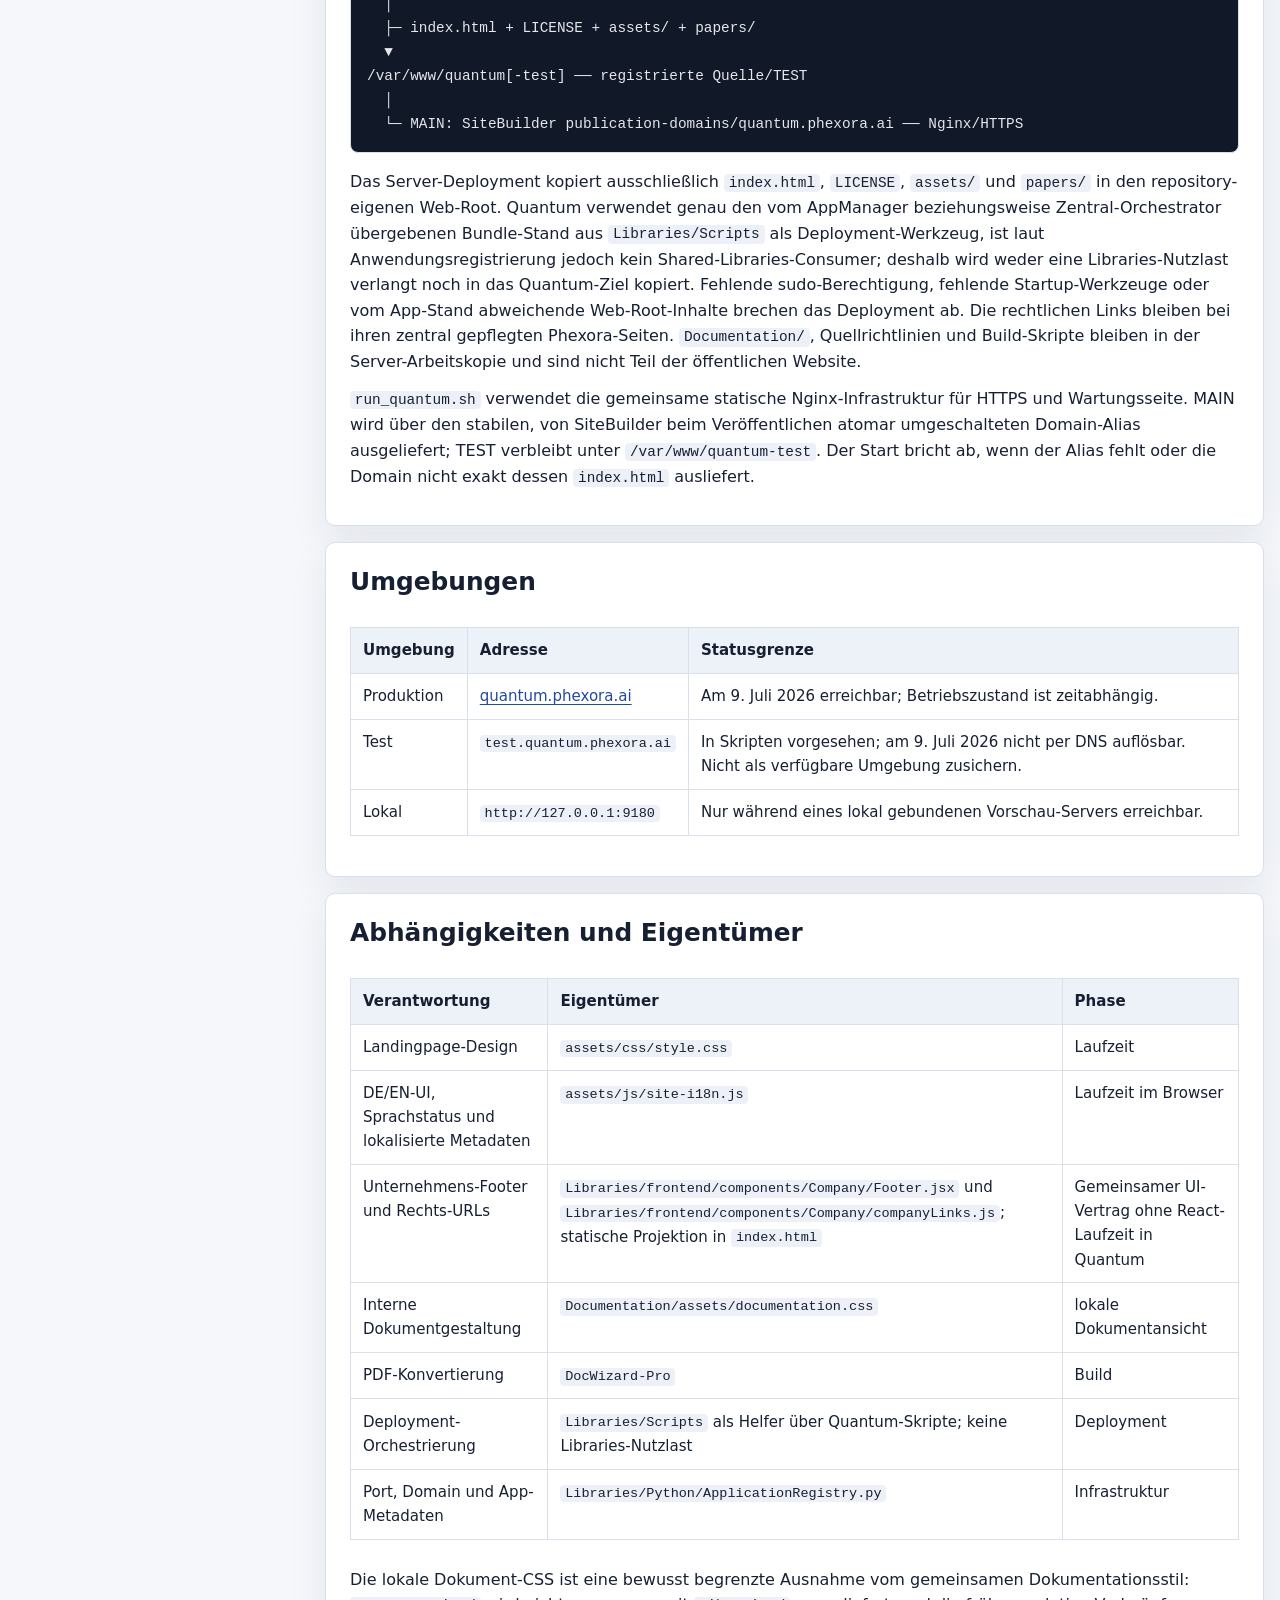
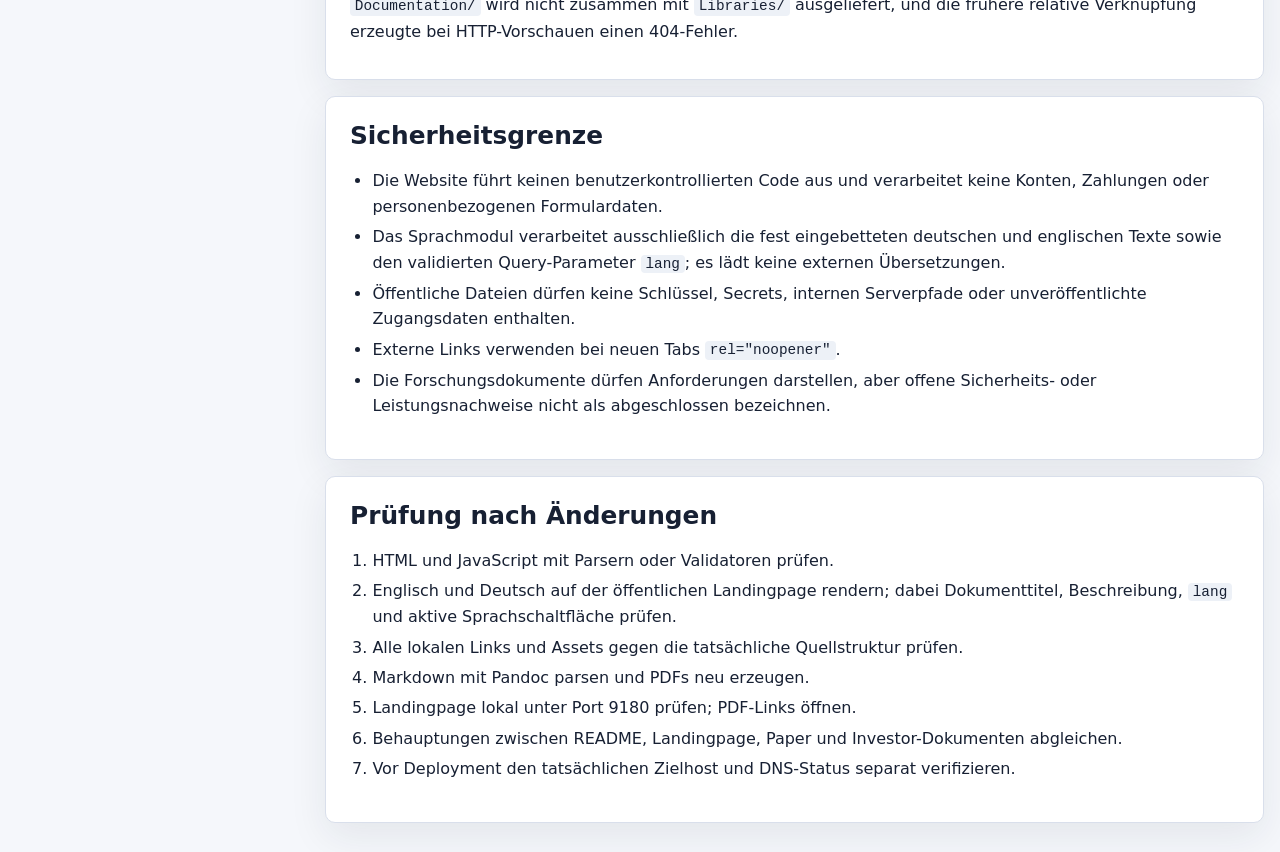
<file: Documentation/SystemArchitecture.html>
<!doctype html>
<html lang="de">
<head>
  <meta charset="utf-8">
  <meta name="viewport" content="width=device-width, initial-scale=1">
  <meta name="description" content="Technische Architektur der statischen Quantum-Forschungswebsite.">
  <title>Quantum – Systemarchitektur</title>
  <link rel="stylesheet" href="assets/documentation.css">
</head>
<body>
  <div class="doc-layout">
    <aside class="doc-nav" aria-label="Dokumentnavigation">
      <strong>Systemarchitektur</strong>
      <a href="#ueberblick">Überblick</a>
      <a href="#grenzen">Systemgrenzen</a>
      <a href="#artefakte">Quellen und Artefakte</a>
      <a href="#lokal">Lokale Ausführung</a>
      <a href="#pdf">PDF-Erzeugung</a>
      <a href="#deployment">Deployment</a>
      <a href="#umgebungen">Umgebungen</a>
      <a href="#abhaengigkeiten">Abhängigkeiten</a>
      <a href="#sicherheit">Sicherheitsgrenze</a>
      <a href="#pruefung">Prüfung</a>
    </aside>

    <main class="doc-content">
      <header class="hero">
        <p class="kicker">Quantum-Dokumentation</p>
        <h1>Systemarchitektur</h1>
        <p>Maßgebliche Beschreibung der statischen Forschungswebsite, ihrer Build-Abhängigkeiten und ihrer Deployment-Grenzen.</p>
        <div class="badge-row">
          <span class="badge">Statische Website</span>
          <span class="badge">Kein Backend</span>
          <span class="badge warning">Forschungsdokumentation</span>
        </div>
      </header>

      <section class="doc-section" id="ueberblick">
        <h2>Überblick</h2>
        <p><strong>Stand: 23. Juli 2026.</strong> Quantum ist derzeit ausschließlich ein Repository für eine statische Website und Forschungsdokumente. Es enthält keine Blockchain-Node-Implementierung.</p>
        <pre><code>Markdown-Quellen ── DocWizard/Pandoc ──► PDF-Artefakte
        │                                  │
        └──────────────┬───────────────────┘
                       ▼
index.html + LICENSE + assets/ + papers/ ── Nginx ──► Browser</code></pre>
        <div class="callout warning">
          <strong>Wichtige Trennung:</strong> Die im Paper beschriebene Protokollarchitektur ist ein Forschungsentwurf. Die in diesem Dokument beschriebene Softwarearchitektur ist die tatsächlich vorhandene Dokumentationswebsite.
        </div>
      </section>

      <section class="doc-section" id="grenzen">
        <h2>Systemgrenzen</h2>
        <div class="card-grid">
          <div class="info-card"><strong>Vorhanden</strong><span>HTML, CSS, ein gemeinsames DE/EN-JavaScript-Modul, Markdown, PDF sowie lokale Start- und Deployment-Skripte.</span></div>
          <div class="info-card"><strong>Nicht vorhanden</strong><span>Backend, API, Datenbank, Authentifizierung, Wallet, Node, Konsenscode oder Testnet.</span></div>
          <div class="info-card"><strong>Öffentlich ausgeliefert</strong><span><code>index.html</code>, <code>LICENSE</code>, <code>assets/</code> und <code>papers/</code>.</span></div>
        </div>
        <p>Die ausgelieferte Website hat keine Laufzeitabhängigkeit zu Python, Redis, PostgreSQL, Node.js oder einem Frontend-Framework. Die lokale Vorschau nutzt Python und die gemeinsame Anwendungsregistrierung als Entwicklungswerkzeuge; Pandoc, XeLaTeX und DocWizard-Pro werden ausschließlich zur PDF-Erzeugung benötigt.</p>
      </section>

      <section class="doc-section" id="artefakte">
        <h2>Quellen und erzeugte Artefakte</h2>
        <div class="table-wrap">
          <table>
            <thead><tr><th>Inhalt</th><th>Maßgebliche Quelle</th><th>Artefakt</th></tr></thead>
            <tbody>
              <tr><td>Protokollentwurf</td><td><code>papers/zkprivacy/zkprivacy-quantum-spec-v1.md</code></td><td>gleichnamige PDF</td></tr>
              <tr><td>Verifikationsplan</td><td><code>papers/zkprivacy/zkprivacy-verification-guide.md</code></td><td>gleichnamige PDF</td></tr>
              <tr><td>T305-Forschungsprotokoll</td><td><code>papers/zkprivacy/quantum-private-transaction-feasibility.md</code></td><td>gleichnamige PDF</td></tr>
              <tr><td>T305-Prior-Art- und Wiederverwendungsentscheidung</td><td><code>papers/zkprivacy/decisions/t305-prior-art-decision.md</code></td><td>keine PDF; Gate-Dokument, kein Paper</td></tr>
              <tr><td>Künftige Paper-Skizzen</td><td><code>papers/zkprivacy/templates/</code></td><td>keine PDF; keine aktive Publikation</td></tr>
              <tr><td>Öffentliche Landingpage</td><td><code>index.html</code></td><td>direkt ausgeliefert</td></tr>
              <tr><td>DE/EN-Oberfläche</td><td><code>assets/js/site-i18n.js</code></td><td>direkt ausgeliefert; kein externer Übersetzungsdienst</td></tr>
              <tr><td>Forschungslizenz</td><td><code>LICENSE</code></td><td>direkt ausgeliefert</td></tr>
              <tr><td>Interne langlebige Dokumente</td><td>HTML-Dateien in <code>Documentation/</code></td><td>keine automatische Veröffentlichung</td></tr>
            </tbody>
          </table>
        </div>
        <p>PDFs werden nicht manuell bearbeitet. Nach jeder relevanten Änderung an einer aktiven, direkt unter <code>papers/zkprivacy/</code> liegenden Markdown-Quelle müssen alle aktiven PDFs neu erzeugt und zusammen mit den Quellen geprüft werden. Unter <code>templates/</code> liegende Planungsdateien und unter <code>decisions/</code> liegende Gate-Dokumente werden bewusst nicht konvertiert.</p>
        <p>Die vollständige Dateistruktur wird ausschließlich in <a href="ProjectStructure.md"><code>ProjectStructure.md</code></a> gepflegt.</p>
      </section>

      <section class="doc-section" id="lokal">
        <h2>Lokale Ausführung</h2>
        <p>Ein eigenständiger Clone kann <code>index.html</code> ohne Laufzeit direkt im Browser öffnen. Die vollständige HTTP-Vorschau ist ein Entwicklungsvertrag des gemeinsamen <code>VisualStudio</code>-Workspace und wird über die im <a href="../README.md">README</a> dokumentierten Startskripte ausgeführt. Ohne explizite Portangabe wird der in der gemeinsamen Anwendungsregistrierung reservierte Vorschau-Port <code>9180</code> verwendet. Kann ein erforderlicher Workspace-Vertrag nicht geladen werden, bricht der Start ab; beide Vorschaupfade validieren den Port und binden ausschließlich an <code>127.0.0.1</code>.</p>
        <p>Die Dokumente unter <code>Documentation/</code> können direkt als Dateien geöffnet werden. Ihr Stylesheet liegt deshalb bewusst unter <code>Documentation/assets/</code>; diese dokumentierte lokale Ausnahme vermeidet eine nicht auslieferbare relative Abhängigkeit auf ein benachbartes Repository.</p>
      </section>

      <section class="doc-section" id="pdf">
        <h2>PDF-Erzeugung</h2>
        <p>Die Build-Skripte rufen den Konverter aus dem benachbarten Repository <code>DocWizard-Pro/Src/universal_converter.py</code> auf.</p>
        <p>Die ausführbaren Befehle stehen im <a href="../README.md">README</a>. Build-Abhängigkeiten sind Python, Pandoc und die von DocWizard-Pro benötigten PDF-Werkzeuge. Sie sind keine Laufzeitabhängigkeiten der Website. Die Build-Skripte ermitteln alle aktiven Markdown-Quellen direkt unter <code>papers/zkprivacy/</code>; dadurch gibt es keine zweite manuell gepflegte Paper-Liste. Ein erfolgreicher Prozess muss Exit-Code 0 liefern, jedes aktive PDF aktualisieren und die Vorlagen auslassen.</p>
      </section>

      <section class="doc-section" id="deployment">
        <h2>Deployment</h2>
        <pre><code>Windows-Arbeitskopie
  │
  ├─ tools/Scripts/deploy_testing.bat
  ▼
pCloud-Quelle
  │
  ├─ tools/Scripts/Startup/quantum_deploy_script.sh
  ▼
Server-Arbeitskopie
  │
  ├─ index.html + LICENSE + assets/ + papers/
  ▼
/var/www/quantum[-test] ── registrierte Quelle/TEST
  │
  └─ MAIN: SiteBuilder publication-domains/quantum.phexora.ai ── Nginx/HTTPS</code></pre>
        <p>Das Server-Deployment kopiert ausschließlich <code>index.html</code>, <code>LICENSE</code>, <code>assets/</code> und <code>papers/</code> in den repository-eigenen Web-Root. Quantum verwendet genau den vom AppManager beziehungsweise Zentral-Orchestrator übergebenen Bundle-Stand aus <code>Libraries/Scripts</code> als Deployment-Werkzeug, ist laut Anwendungsregistrierung jedoch kein Shared-Libraries-Consumer; deshalb wird weder eine Libraries-Nutzlast verlangt noch in das Quantum-Ziel kopiert. Fehlende sudo-Berechtigung, fehlende Startup-Werkzeuge oder vom App-Stand abweichende Web-Root-Inhalte brechen das Deployment ab. Die rechtlichen Links bleiben bei ihren zentral gepflegten Phexora-Seiten. <code>Documentation/</code>, Quellrichtlinien und Build-Skripte bleiben in der Server-Arbeitskopie und sind nicht Teil der öffentlichen Website.</p>
        <p><code>run_quantum.sh</code> verwendet die gemeinsame statische Nginx-Infrastruktur für HTTPS und Wartungsseite. MAIN wird über den stabilen, von SiteBuilder beim Veröffentlichen atomar umgeschalteten Domain-Alias ausgeliefert; TEST verbleibt unter <code>/var/www/quantum-test</code>. Der Start bricht ab, wenn der Alias fehlt oder die Domain nicht exakt dessen <code>index.html</code> ausliefert.</p>
      </section>

      <section class="doc-section" id="umgebungen">
        <h2>Umgebungen</h2>
        <div class="table-wrap">
          <table>
            <thead><tr><th>Umgebung</th><th>Adresse</th><th>Statusgrenze</th></tr></thead>
            <tbody>
              <tr><td>Produktion</td><td><a href="https://quantum.phexora.ai">quantum.phexora.ai</a></td><td>Am 9. Juli 2026 erreichbar; Betriebszustand ist zeitabhängig.</td></tr>
              <tr><td>Test</td><td><code>test.quantum.phexora.ai</code></td><td>In Skripten vorgesehen; am 9. Juli 2026 nicht per DNS auflösbar. Nicht als verfügbare Umgebung zusichern.</td></tr>
              <tr><td>Lokal</td><td><code>http://127.0.0.1:9180</code></td><td>Nur während eines lokal gebundenen Vorschau-Servers erreichbar.</td></tr>
            </tbody>
          </table>
        </div>
      </section>

      <section class="doc-section" id="abhaengigkeiten">
        <h2>Abhängigkeiten und Eigentümer</h2>
        <div class="table-wrap">
          <table>
            <thead><tr><th>Verantwortung</th><th>Eigentümer</th><th>Phase</th></tr></thead>
            <tbody>
              <tr><td>Landingpage-Design</td><td><code>assets/css/style.css</code></td><td>Laufzeit</td></tr>
              <tr><td>DE/EN-UI, Sprachstatus und lokalisierte Metadaten</td><td><code>assets/js/site-i18n.js</code></td><td>Laufzeit im Browser</td></tr>
              <tr><td>Unternehmens-Footer und Rechts-URLs</td><td><code>Libraries/frontend/components/Company/Footer.jsx</code> und <code>Libraries/frontend/components/Company/companyLinks.js</code>; statische Projektion in <code>index.html</code></td><td>Gemeinsamer UI-Vertrag ohne React-Laufzeit in Quantum</td></tr>
              <tr><td>Interne Dokumentgestaltung</td><td><code>Documentation/assets/documentation.css</code></td><td>lokale Dokumentansicht</td></tr>
              <tr><td>PDF-Konvertierung</td><td><code>DocWizard-Pro</code></td><td>Build</td></tr>
              <tr><td>Deployment-Orchestrierung</td><td><code>Libraries/Scripts</code> als Helfer über Quantum-Skripte; keine Libraries-Nutzlast</td><td>Deployment</td></tr>
              <tr><td>Port, Domain und App-Metadaten</td><td><code>Libraries/Python/ApplicationRegistry.py</code></td><td>Infrastruktur</td></tr>
            </tbody>
          </table>
        </div>
        <p>Die lokale Dokument-CSS ist eine bewusst begrenzte Ausnahme vom gemeinsamen Dokumentationsstil: <code>Documentation/</code> wird nicht zusammen mit <code>Libraries/</code> ausgeliefert, und die frühere relative Verknüpfung erzeugte bei HTTP-Vorschauen einen 404-Fehler.</p>
      </section>

      <section class="doc-section" id="sicherheit">
        <h2>Sicherheitsgrenze</h2>
        <ul>
          <li>Die Website führt keinen benutzerkontrollierten Code aus und verarbeitet keine Konten, Zahlungen oder personenbezogenen Formulardaten.</li>
          <li>Das Sprachmodul verarbeitet ausschließlich die fest eingebetteten deutschen und englischen Texte sowie den validierten Query-Parameter <code>lang</code>; es lädt keine externen Übersetzungen.</li>
          <li>Öffentliche Dateien dürfen keine Schlüssel, Secrets, internen Serverpfade oder unveröffentlichte Zugangsdaten enthalten.</li>
          <li>Externe Links verwenden bei neuen Tabs <code>rel="noopener"</code>.</li>
          <li>Die Forschungsdokumente dürfen Anforderungen darstellen, aber offene Sicherheits- oder Leistungsnachweise nicht als abgeschlossen bezeichnen.</li>
        </ul>
      </section>

      <section class="doc-section" id="pruefung">
        <h2>Prüfung nach Änderungen</h2>
        <ol>
          <li>HTML und JavaScript mit Parsern oder Validatoren prüfen.</li>
          <li>Englisch und Deutsch auf der öffentlichen Landingpage rendern; dabei Dokumenttitel, Beschreibung, <code>lang</code> und aktive Sprachschaltfläche prüfen.</li>
          <li>Alle lokalen Links und Assets gegen die tatsächliche Quellstruktur prüfen.</li>
          <li>Markdown mit Pandoc parsen und PDFs neu erzeugen.</li>
          <li>Landingpage lokal unter Port 9180 prüfen; PDF-Links öffnen.</li>
          <li>Behauptungen zwischen README, Landingpage, Paper und Investor-Dokumenten abgleichen.</li>
          <li>Vor Deployment den tatsächlichen Zielhost und DNS-Status separat verifizieren.</li>
        </ol>
      </section>
    </main>
  </div>
</body>
</html>
</file>
<file: assets/css/style.css>
/* Quantum — static research landing page */

:root {
    --bg-primary: #ffffff;
    --bg-secondary: #f7f8fb;
    --bg-accent: #eef2ff;
    --text-primary: #17172b;
    --text-secondary: #49495a;
    --text-muted: #666678;
    --accent-primary: #3156c9;
    --accent-dark: #203d99;
    --accent-soft: #dfe7ff;
    --border-color: #dfe2ea;
    --border-strong: #c9cfdb;
    --success: #176b45;
    --neutral: #5d6472;
    --focus-inner: #ffffff;
    --focus-outer: #17172b;
    --font-mono: "JetBrains Mono", "Fira Code", "Consolas", monospace;
    --font-sans: "Inter", -apple-system, BlinkMacSystemFont, "Segoe UI", sans-serif;
    --font-serif: "Crimson Pro", "Georgia", serif;
    --shadow-sm: 0 1px 2px rgba(23, 23, 43, 0.05);
    --shadow-md: 0 12px 28px rgba(23, 23, 43, 0.08);
}

* {
    box-sizing: border-box;
    margin: 0;
    padding: 0;
}

html {
    scroll-behavior: smooth;
}

body {
    min-height: 100vh;
    background: var(--bg-secondary);
    color: var(--text-primary);
    font-family: var(--font-sans);
    line-height: 1.65;
}

section[id] {
    scroll-margin-top: 5rem;
}

a:focus-visible {
    outline: 3px solid var(--focus-inner);
    outline-offset: 2px;
    border-radius: 4px;
    box-shadow: 0 0 0 7px var(--focus-outer);
}

.navbar {
    position: fixed;
    z-index: 1000;
    top: 0;
    display: flex;
    align-items: center;
    justify-content: space-between;
    width: 100%;
    padding: 0.85rem 5%;
    border-bottom: 1px solid var(--border-color);
    background: rgba(255, 255, 255, 0.96);
    box-shadow: var(--shadow-sm);
}

.nav-brand {
    display: inline-flex;
    align-items: center;
    gap: 0.75rem;
    color: var(--text-primary);
    text-decoration: none;
}

.logo {
    flex: 0 0 auto;
    width: 38px;
    height: 38px;
    border-radius: 10px;
}

.brand-text {
    font-size: 1.2rem;
    font-weight: 650;
    letter-spacing: -0.01em;
}

.nav-actions {
    display: flex;
    align-items: center;
    gap: 1rem;
}

.nav-links {
    display: flex;
    gap: 1.75rem;
}

.nav-links a {
    display: inline-flex;
    align-items: center;
    min-height: 44px;
    color: var(--text-secondary);
    font-size: 0.92rem;
    font-weight: 550;
    text-decoration: none;
    transition: color 0.2s ease;
}

.nav-links a:hover {
    color: var(--accent-primary);
}

.nav-links a[aria-current="page"] {
    color: var(--accent-primary);
    text-decoration: underline;
    text-decoration-thickness: 2px;
    text-underline-offset: 0.35em;
}

.language-switcher {
    display: inline-flex;
    flex: 0 0 auto;
    gap: 0.2rem;
    padding: 0.2rem;
    border: 1px solid var(--border-strong);
    border-radius: 9px;
    background: var(--bg-secondary);
}

.language-option {
    min-width: 44px;
    min-height: 44px;
    padding: 0.35rem 0.55rem;
    border: 0;
    border-radius: 6px;
    background: transparent;
    color: var(--text-secondary);
    font-family: var(--font-sans);
    font-size: 0.875rem;
    font-weight: 700;
    cursor: pointer;
}

.language-option:hover {
    color: var(--accent-primary);
}

.language-option.active {
    background: var(--accent-primary);
    color: white;
}

.language-option:focus-visible {
    outline: 3px solid var(--focus-inner);
    outline-offset: 2px;
    box-shadow: 0 0 0 7px var(--focus-outer);
}

.hero {
    padding: 8.5rem 5% 4.5rem;
    border-bottom: 1px solid var(--border-color);
    background:
        radial-gradient(circle at 50% 0%, rgba(49, 86, 201, 0.09), transparent 44%),
        var(--bg-primary);
    text-align: center;
}

.hero-content {
    max-width: 860px;
    margin: 0 auto;
}

.research-label,
.section-kicker,
.target-label,
.status-step,
.paper-order {
    color: var(--accent-primary);
    font-family: var(--font-mono);
    font-size: 0.875rem;
    font-weight: 700;
    letter-spacing: 0.025em;
}

.research-label {
    display: inline-block;
    margin-bottom: 1rem;
    padding: 0.35rem 0.75rem;
    border: 1px solid var(--accent-soft);
    border-radius: 999px;
    background: var(--bg-accent);
}

.hero h1 {
    max-width: 780px;
    margin: 0 auto 1rem;
    font-size: clamp(2rem, 5vw, 3.45rem);
    font-weight: 750;
    letter-spacing: -0.04em;
    line-height: 1.08;
}

.subtitle {
    max-width: 690px;
    margin: 0 auto 1.75rem;
    color: var(--text-secondary);
    font-family: var(--font-serif);
    font-size: clamp(1.05rem, 2vw, 1.2rem);
}

.hero-actions,
.paper-links {
    display: flex;
    flex-wrap: wrap;
    gap: 0.75rem;
}

.hero-actions {
    justify-content: center;
    margin-bottom: 2.25rem;
}

.target-label {
    margin-bottom: 0.85rem;
    color: var(--text-muted);
}

.hero-stats {
    display: grid;
    grid-template-columns: repeat(3, minmax(0, 1fr));
    max-width: 720px;
    margin: 0 auto 1.5rem;
    border: 1px solid var(--border-color);
    border-radius: 12px;
    background: var(--bg-secondary);
}

.hero-stat {
    padding: 1.25rem 1rem;
}

.hero-stat + .hero-stat {
    border-left: 1px solid var(--border-color);
}

.stat-value {
    display: block;
    color: var(--accent-primary);
    font-family: var(--font-mono);
    font-size: clamp(1.65rem, 4vw, 2.3rem);
    font-weight: 750;
    line-height: 1;
}

.stat-desc {
    display: block;
    margin-top: 0.45rem;
    color: var(--text-muted);
    font-size: 0.875rem;
    line-height: 1.35;
}

.hero-badges {
    display: flex;
    flex-wrap: wrap;
    justify-content: center;
    gap: 0.5rem;
}

.badge {
    padding: 0.35rem 0.75rem;
    border: 1px solid var(--border-color);
    border-radius: 999px;
    background: white;
    color: var(--text-secondary);
    font-size: 0.875rem;
}

.status-section,
.requirements-section,
.papers-section,
.cta-section {
    padding: 4.5rem 5%;
}

.status-section,
.papers-section {
    background: var(--bg-primary);
}

.requirements-section {
    border-top: 1px solid var(--border-color);
    border-bottom: 1px solid var(--border-color);
    background: var(--bg-secondary);
}

.section-heading {
    max-width: 720px;
    margin: 0 auto 2.25rem;
    text-align: center;
}

.section-heading-left {
    max-width: none;
    text-align: left;
}

.section-kicker {
    margin-bottom: 0.5rem;
}

.section-heading h2,
.cta-section h2 {
    margin-bottom: 0.75rem;
    font-size: clamp(1.65rem, 3vw, 2.15rem);
    letter-spacing: -0.025em;
    line-height: 1.2;
}

.section-heading p:not(.section-kicker),
.cta-section > p:not(.section-kicker) {
    color: var(--text-secondary);
    font-family: var(--font-serif);
    font-size: 1.05rem;
}

.status-grid,
.requirements-grid {
    display: grid;
    max-width: 1040px;
    margin: 0 auto;
    gap: 1rem;
}

.status-grid {
    grid-template-columns: repeat(4, minmax(0, 1fr));
}

.requirements-grid {
    display: flex;
    flex-wrap: wrap;
}

.requirements-grid > .requirement-card {
    flex: 1 1 280px;
}

.status-card,
.requirement-card {
    border: 1px solid var(--border-color);
    border-radius: 10px;
    background: white;
}

.status-card {
    padding: 1.35rem;
}

.status-card h3,
.requirement-card h3 {
    margin: 0.55rem 0;
    font-size: 1.05rem;
    line-height: 1.35;
}

.status-card p:last-child,
.requirement-card p {
    color: var(--text-secondary);
    font-size: 0.9rem;
}

.status-chip,
.paper-status {
    display: inline-block;
    padding: 0.22rem 0.55rem;
    border-radius: 999px;
    font-size: 0.875rem;
    font-weight: 700;
    line-height: 1.4;
}

.status-chip.documented {
    background: #e5f5ec;
    color: var(--success);
}

.status-chip.designed {
    background: var(--bg-accent);
    color: var(--accent-primary);
}

.status-chip.roadmap {
    background: #eceef2;
    color: var(--neutral);
}

.status-step {
    margin-top: 1rem;
    color: var(--text-muted);
    font-size: 0.875rem;
}

.requirement-card {
    position: relative;
    overflow: hidden;
    padding: 1.55rem;
}

.requirement-number {
    color: var(--accent-primary);
    font-family: var(--font-mono);
    font-size: 0.875rem;
    font-weight: 700;
}

.papers-section {
    max-width: 960px;
    margin: 0 auto;
}

.paper-card {
    margin-bottom: 1.25rem;
    padding: 1.75rem;
    border: 1px solid var(--border-strong);
    border-radius: 10px;
    background: var(--bg-primary);
    box-shadow: var(--shadow-sm);
}

.paper-header {
    display: flex;
    align-items: center;
    justify-content: space-between;
    gap: 0.75rem;
    margin-bottom: 0.85rem;
}

.paper-order {
    color: var(--text-muted);
}

.paper-status {
    background: var(--bg-accent);
    color: var(--accent-primary);
}

.paper-card h3 {
    margin-bottom: 0.75rem;
    font-size: clamp(1.2rem, 3vw, 1.45rem);
    letter-spacing: -0.015em;
    line-height: 1.3;
}

.paper-abstract {
    margin-bottom: 1rem;
    color: var(--text-secondary);
    font-family: var(--font-serif);
    font-size: 1.02rem;
}

.paper-status-note,
.planning-note {
    margin-bottom: 1.15rem;
    padding: 0.8rem 1rem;
    border-left: 3px solid var(--accent-primary);
    background: var(--bg-accent);
    color: var(--text-secondary);
    font-size: 0.9rem;
}

.paper-source {
    margin-top: 1rem;
    padding-top: 0.9rem;
    border-top: 1px solid var(--border-color);
    font-size: 0.875rem;
}

.paper-source a {
    color: var(--text-muted);
    text-decoration-color: var(--border-strong);
    text-underline-offset: 0.2em;
}

.paper-source a:hover {
    color: var(--accent-primary);
}

.separator {
    margin: 0 0.6rem;
    color: var(--border-strong);
}

.planning-note {
    margin: 1.5rem 0 0;
    border-left-color: var(--border-strong);
    background: var(--bg-secondary);
}

.btn {
    display: inline-flex;
    align-items: center;
    justify-content: center;
    min-height: 44px;
    padding: 0.6rem 1.1rem;
    border: 1px solid transparent;
    border-radius: 7px;
    font-size: 0.9rem;
    font-weight: 650;
    text-decoration: none;
    transition: background-color 0.2s ease, border-color 0.2s ease, color 0.2s ease;
}

.btn-primary {
    background: var(--accent-primary);
    color: white;
}

.btn-primary:hover {
    background: var(--accent-dark);
}

.btn-secondary {
    border-color: var(--border-strong);
    background: white;
    color: var(--text-primary);
}

.btn-secondary:hover {
    border-color: var(--accent-primary);
    color: var(--accent-primary);
}

.cta-section {
    max-width: 760px;
    margin: 0 auto;
    text-align: center;
}

.cta-section > p:not(.section-kicker) {
    margin-bottom: 1.5rem;
}

.site-footer {
    padding: 3rem 5%;
    background: #1f2937;
    color: white;
}

.footer-container {
    max-width: 1152px;
    margin: 0 auto;
}

.footer-main {
    display: grid;
    grid-template-columns: minmax(0, 1.45fr) minmax(150px, 0.75fr) minmax(190px, 0.9fr);
    gap: 3rem;
    align-items: start;
}

.footer-company {
    max-width: 360px;
}

.footer-company-link {
    display: inline-flex;
    align-items: center;
    min-height: 44px;
    color: white;
    text-decoration: none;
}

.footer-company-link:hover {
    color: white;
}

.footer-title {
    font-size: 1.5rem;
    font-weight: 700;
}

.footer-tagline {
    margin-top: 0.5rem;
    color: #f3f4f6;
    font-size: 0.875rem;
    font-weight: 600;
}

.footer-description {
    margin-top: 0.5rem;
    color: #d1d5db;
    font-size: 0.875rem;
}

.footer-column {
    display: flex;
    align-items: flex-start;
    flex-direction: column;
}

.footer-heading,
.footer-social-heading {
    color: #f3f4f6;
    font-size: 1rem;
    font-weight: 600;
}

.footer-social-heading {
    margin-top: 0.75rem;
}

.footer-column a,
.footer-social-links a,
.footer-legal-links a {
    display: inline-flex;
    align-items: center;
    min-width: 44px;
    min-height: 44px;
    color: #d1d5db;
    font-size: 0.875rem;
    text-decoration: none;
}

.footer-column a:hover,
.footer-social-links a:hover,
.footer-legal-links a:hover {
    color: white;
}

.footer-social-links,
.footer-legal-links {
    display: flex;
    flex-wrap: wrap;
    gap: 1.25rem;
}

.footer-divider {
    height: 1px;
    margin: 2rem 0 1rem;
    background: #4b5563;
}

.footer-bottom {
    display: flex;
    align-items: center;
    justify-content: space-between;
    gap: 1rem;
}

.footer-copyright {
    color: #9ca6b4;
    font-size: 0.875rem;
}

pre,
code {
    border-radius: 4px;
    background: var(--bg-secondary);
    font-family: var(--font-mono);
}

code {
    padding: 0.15rem 0.35rem;
    color: var(--accent-dark);
    font-size: 0.875rem;
}

pre {
    overflow-x: auto;
    padding: 1rem;
    border: 1px solid var(--border-color);
    font-size: 0.875rem;
}

@media (max-width: 900px) {
    .status-grid {
        grid-template-columns: repeat(2, minmax(0, 1fr));
    }
}

@media (max-width: 768px) {
    .navbar {
        position: static;
        flex-wrap: wrap;
        gap: 0.7rem;
        padding: 0.75rem 5%;
    }

    .nav-actions {
        display: flex;
        width: 100%;
        align-items: stretch;
        flex-direction: column;
        gap: 0.65rem;
    }

    .nav-links {
        display: grid;
        grid-template-columns: repeat(4, minmax(0, 1fr));
        width: 100%;
        gap: 0.25rem;
    }

    .nav-links a {
        display: flex;
        align-items: center;
        justify-content: center;
        min-height: 44px;
        padding: 0.35rem;
        text-align: center;
    }

    .language-switcher {
        align-self: center;
    }

    .hero {
        padding: 3.5rem 5%;
    }

    .status-section,
    .requirements-section,
    .papers-section,
    .cta-section {
        padding: 3.5rem 5%;
    }

    .requirements-grid {
        display: grid;
        grid-template-columns: 1fr;
    }

    .footer-main {
        grid-template-columns: 1fr;
        text-align: center;
    }

    .footer-company {
        max-width: 520px;
        margin: 0 auto;
    }

    .footer-company-link {
        justify-content: center;
    }

    .footer-description {
        margin: 0 auto;
    }

    .footer-column {
        align-items: center;
    }

    .footer-social-links,
    .footer-legal-links {
        justify-content: center;
    }

    .footer-bottom {
        flex-direction: column;
        text-align: center;
    }
}

@media (max-width: 560px) {
    .nav-links {
        grid-template-columns: repeat(2, minmax(0, 1fr));
    }

    .status-grid {
        grid-template-columns: 1fr;
    }

    .hero-stats {
        grid-template-columns: 1fr;
    }

    .hero-stat + .hero-stat {
        border-top: 1px solid var(--border-color);
        border-left: 0;
    }

    .hero-stat {
        padding: 1rem;
    }

    .hero-actions,
    .paper-links {
        flex-direction: column;
    }

    .btn {
        width: 100%;
    }

    .paper-card {
        padding: 1.35rem;
    }

    .paper-header {
        align-items: flex-start;
        flex-direction: column;
    }

    .separator {
        display: none;
    }

    .paper-source {
        display: flex;
        flex-direction: column;
        gap: 0.55rem;
    }

    .footer-social-links,
    .footer-legal-links {
        column-gap: 1rem;
        row-gap: 0.2rem;
    }
}

@media (max-width: 360px) {
    .stat-value {
        font-size: clamp(1.1rem, 6vw, 1.35rem);
    }
}

@media (prefers-reduced-motion: reduce) {
    html {
        scroll-behavior: auto;
    }

    *,
    *::before,
    *::after {
        scroll-behavior: auto !important;
        transition-duration: 0.01ms !important;
        animation-duration: 0.01ms !important;
        animation-iteration-count: 1 !important;
    }
}

@media print {
    .navbar,
    .site-footer,
    .cta-section {
        display: none;
    }

    body,
    .status-section,
    .requirements-section,
    .papers-section {
        background: white;
    }

    .hero {
        padding-top: 2rem;
    }
}
</file>
<file: Documentation/assets/documentation.css>
:root {
  --page: #f5f7fb;
  --surface: #ffffff;
  --soft: #eef3ff;
  --ink: #172033;
  --muted: #5b6577;
  --line: #d9dfeb;
  --accent: #365fc7;
  --accent-strong: #24489f;
  --good: #176b52;
  --warn: #8a5800;
  --risk: #a52a2a;
  --shadow: 0 14px 38px rgba(23, 32, 51, 0.08);
}

* {
  box-sizing: border-box;
}

html {
  scroll-behavior: smooth;
}

body {
  margin: 0;
  background: var(--page);
  color: var(--ink);
  font-family: Inter, ui-sans-serif, system-ui, -apple-system, BlinkMacSystemFont, "Segoe UI", sans-serif;
  font-size: 16px;
  line-height: 1.6;
}

a {
  color: var(--accent-strong);
  text-decoration-thickness: 1px;
  text-underline-offset: 3px;
}

.doc-layout {
  display: grid;
  grid-template-columns: minmax(230px, 285px) minmax(0, 1fr);
  gap: 1.5rem;
  width: min(1480px, calc(100% - 2rem));
  margin: 0 auto;
  padding: 1rem 0 3rem;
}

.doc-nav {
  position: sticky;
  top: 1rem;
  align-self: start;
  max-height: calc(100vh - 2rem);
  overflow-y: auto;
  border: 1px solid var(--line);
  border-radius: 10px;
  background: var(--surface);
  box-shadow: var(--shadow);
  padding: 1rem;
}

.doc-nav strong {
  display: block;
  margin-bottom: 0.7rem;
}

.doc-nav a {
  display: block;
  border-radius: 6px;
  padding: 0.4rem 0.5rem;
  color: var(--muted);
  text-decoration: none;
  font-size: 0.92rem;
}

.doc-nav a:hover,
.doc-nav a:focus-visible {
  background: var(--soft);
  color: var(--accent-strong);
}

.doc-nav .level-2 {
  padding-left: 1rem;
}

.doc-content {
  min-width: 0;
  overflow-wrap: break-word;
}

.hero {
  border-radius: 10px;
  background: linear-gradient(135deg, rgba(54, 95, 199, 0.97), rgba(23, 32, 51, 0.97));
  color: #ffffff;
  padding: clamp(1.5rem, 4vw, 2.5rem);
  box-shadow: var(--shadow);
}

.hero h1 {
  margin: 0 0 0.65rem;
  font-size: clamp(2rem, 5vw, 3rem);
  line-height: 1.1;
}

.hero p {
  max-width: 900px;
  color: rgba(255, 255, 255, 0.9);
}

.kicker {
  margin: 0 0 0.5rem;
  color: rgba(255, 255, 255, 0.74);
  font-size: 0.82rem;
  font-weight: 750;
  letter-spacing: 0;
  text-transform: none;
}

.badge-row {
  display: flex;
  flex-wrap: wrap;
  gap: 0.45rem;
  margin-top: 1rem;
}

.badge {
  display: inline-flex;
  border-radius: 999px;
  padding: 0.2rem 0.6rem;
  background: #eaf0ff;
  color: var(--accent-strong);
  font-size: 0.82rem;
  font-weight: 750;
}

.badge.warning {
  background: #fff1d2;
  color: var(--warn);
}

.badge.risk {
  background: #ffe7e5;
  color: var(--risk);
}

.doc-section,
.info-card,
.callout {
  border: 1px solid var(--line);
  border-radius: 10px;
  background: var(--surface);
  box-shadow: var(--shadow);
}

.doc-section {
  margin-top: 1rem;
  padding: clamp(1rem, 3vw, 1.5rem);
}

.doc-section > h2:first-child {
  margin-top: 0;
}

h2,
h3 {
  scroll-margin-top: 1.5rem;
  line-height: 1.25;
}

h2 {
  margin: 1.5rem 0 0.8rem;
  font-size: 1.55rem;
}

h3 {
  margin: 1.2rem 0 0.55rem;
  font-size: 1.15rem;
}

p {
  margin: 0.7rem 0;
}

ul,
ol {
  padding-left: 1.4rem;
}

li + li {
  margin-top: 0.3rem;
}

.card-grid,
.meta-grid {
  display: grid;
  gap: 0.85rem;
  margin: 1rem 0;
}

.card-grid {
  display: flex;
  flex-wrap: wrap;
}

.card-grid > .info-card {
  flex: 1 1 320px;
}

.meta-grid {
  grid-template-columns: repeat(4, minmax(0, 1fr));
}

.info-card,
.callout {
  padding: 1rem;
}

.info-card strong {
  display: block;
  margin-bottom: 0.35rem;
}

.info-card span,
.source-note,
.muted {
  color: var(--muted);
}

.callout {
  border-left: 5px solid var(--accent);
  background: var(--soft);
}

.callout.warning {
  border-left-color: var(--warn);
  background: #fff8e9;
}

.callout.risk {
  border-left-color: var(--risk);
  background: #fff0ef;
}

.callout.good {
  border-left-color: var(--good);
  background: #ebf7f2;
}

.table-wrap {
  overflow-x: auto;
}

table {
  width: 100%;
  border-collapse: collapse;
  margin: 1rem 0;
  background: var(--surface);
  font-size: 0.94rem;
}

th,
td {
  border: 1px solid var(--line);
  padding: 0.65rem 0.75rem;
  text-align: left;
  vertical-align: top;
}

th {
  background: #edf1f8;
}

code,
pre {
  font-family: "JetBrains Mono", ui-monospace, SFMono-Regular, Consolas, monospace;
}

code {
  background: #edf1f7;
  border-radius: 4px;
  padding: 0.08rem 0.3rem;
  font-size: 0.9em;
}

pre {
  overflow-x: auto;
  border: 1px solid var(--line);
  border-radius: 8px;
  background: #111827;
  color: #e5e7eb;
  padding: 1rem;
  line-height: 1.5;
}

pre code {
  background: transparent;
  color: inherit;
  padding: 0;
}

.status-open {
  color: var(--risk);
  font-weight: 700;
}

.status-target {
  color: var(--warn);
  font-weight: 700;
}

.status-selected {
  color: var(--good);
  font-weight: 700;
}

@media (max-width: 980px) {
  .doc-layout {
    grid-template-columns: 1fr;
  }

  .doc-nav {
    position: static;
    max-height: none;
  }

  .meta-grid {
    grid-template-columns: repeat(2, minmax(0, 1fr));
  }
}

@media (max-width: 620px) {
  .doc-layout {
    width: min(100% - 1rem, 1480px);
  }

  .card-grid,
  .meta-grid {
    display: grid;
    grid-template-columns: 1fr;
  }

  th,
  td {
    padding: 0.5rem;
  }
}

@media print {
  body {
    background: #ffffff;
  }

  .doc-layout {
    display: block;
    width: 100%;
    padding: 0;
  }

  .doc-nav {
    display: none;
  }

  .hero,
  .info-card,
  .callout {
    box-shadow: none;
    break-inside: avoid-page;
  }

  .doc-section {
    box-shadow: none;
    break-inside: auto;
  }

  h2,
  h3 {
    break-after: avoid-page;
  }
}
</file>
